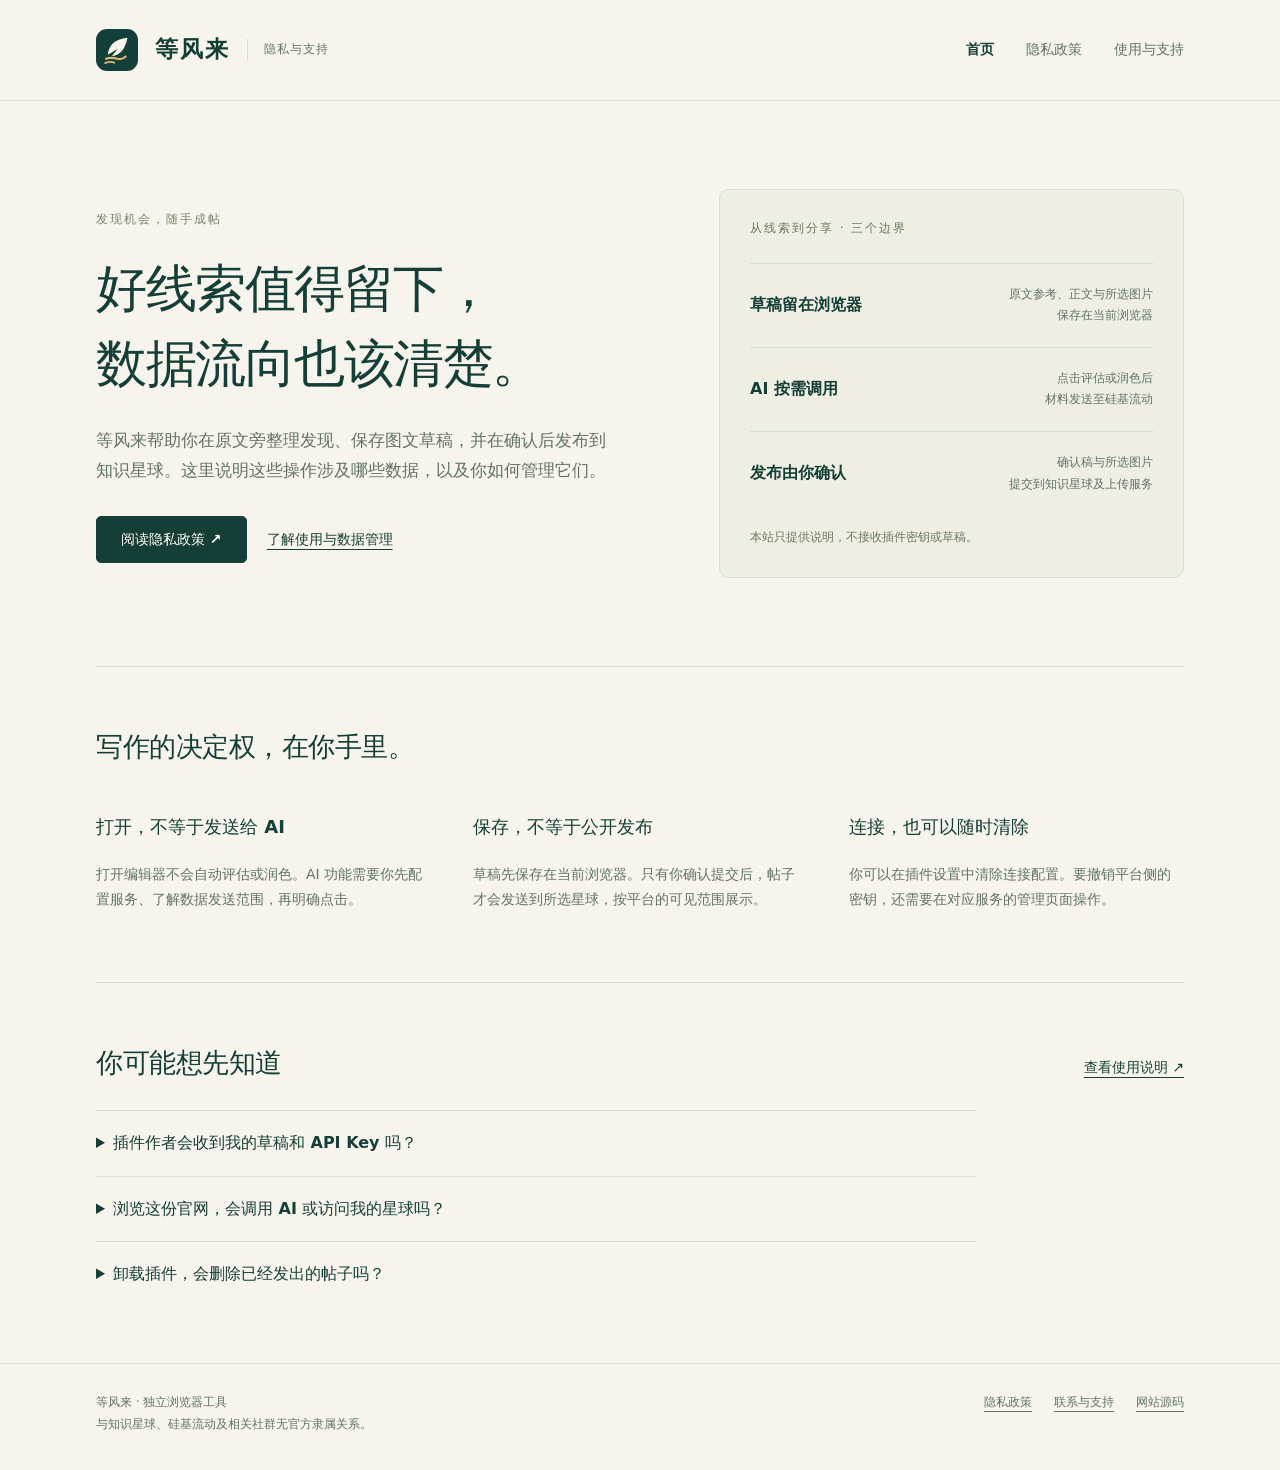
<file: index.html>
<!doctype html>
<html lang="zh-CN"><head><meta charset="utf-8"><meta name="viewport" content="width=device-width,initial-scale=1"><meta name="description" content="等风来浏览器扩展的隐私与支持中心。了解草稿存储、AI调用、知识星球发布以及数据管理方式。"><meta name="theme-color" content="#153f36"><title>等风来 · 隐私与支持</title><link rel="icon" type="image/svg+xml" href="assets/logo.svg"><link rel="stylesheet" href="styles.css"></head>
<body><a class="skip" href="#main">跳到正文</a><header class="site-header"><div class="wrap header-inner"><a class="brand" href="./"><img src="assets/logo.svg" width="56" height="56" alt=""><span>等风来</span><small>隐私与支持</small></a><nav aria-label="主导航"><a href="./" aria-current="page">首页</a><a href="privacy.html">隐私政策</a><a href="support.html">使用与支持</a></nav></div></header>
<main id="main"><div class="wrap"><section class="hero"><div><span class="eyebrow">发现机会，随手成帖</span><h1>好线索值得留下，<br>数据流向也该清楚。</h1><p>等风来帮助你在原文旁整理发现、保存图文草稿，并在确认后发布到知识星球。这里说明这些操作涉及哪些数据，以及你如何管理它们。</p><div class="buttons"><a class="button" href="privacy.html">阅读隐私政策 <span aria-hidden="true">&nbsp;↗</span></a><a class="text-link" href="support.html">了解使用与数据管理</a></div></div><aside class="flow" aria-label="数据流向摘要"><div class="flow-label">从线索到分享 · 三个边界</div><div class="flow-row"><strong>草稿留在浏览器</strong><span>原文参考、正文与所选图片<br>保存在当前浏览器</span></div><div class="flow-row"><strong>AI 按需调用</strong><span>点击评估或润色后<br>材料发送至硅基流动</span></div><div class="flow-row"><strong>发布由你确认</strong><span>确认稿与所选图片<br>提交到知识星球及上传服务</span></div><div class="flow-note">本站只提供说明，不接收插件密钥或草稿。</div></aside></section>
<section class="section"><h2 class="section-title">写作的决定权，在你手里。</h2><div class="principles"><article><h3>打开，不等于发送给 AI</h3><p>打开编辑器不会自动评估或润色。AI 功能需要你先配置服务、了解数据发送范围，再明确点击。</p></article><article><h3>保存，不等于公开发布</h3><p>草稿先保存在当前浏览器。只有你确认提交后，帖子才会发送到所选星球，按平台的可见范围展示。</p></article><article><h3>连接，也可以随时清除</h3><p>你可以在插件设置中清除连接配置。要撤销平台侧的密钥，还需要在对应服务的管理页面操作。</p></article></div></section>
<section class="section"><div class="section-head"><h2 class="section-title">你可能想先知道</h2><a class="text-link" href="support.html">查看使用说明 ↗</a></div><div class="faq"><details><summary>插件作者会收到我的草稿和 API Key 吗？</summary><p>当前版本没有开发者数据中转服务器或统计服务。凭据保存在扩展本地，网络请求由插件直接发送至你使用的知识星球与硅基流动等服务。你主动提交给支持渠道的信息除外。</p></details><details><summary>浏览这份官网，会调用 AI 或访问我的星球吗？</summary><p>不会。本站是静态说明页面，没有账号登录、API Key 表单、AI调用或星球访问功能。托管方 GitHub 可能按其政策处理网站访问日志。</p></details><details><summary>卸载插件，会删除已经发出的帖子吗？</summary><p>不会。卸载只移除插件的浏览器本地存储。已发布帖子、已上传图片及第三方服务中的记录，需要分别通过对应平台管理。</p></details></div></section></div></main>
<footer class="site-footer"><div class="wrap footer-inner"><p>等风来 · 独立浏览器工具<br>与知识星球、硅基流动及相关社群无官方隶属关系。</p><div class="footer-links"><a href="privacy.html">隐私政策</a><a href="support.html">联系与支持</a><a href="https://github.com/hope0719/dengfenglai" rel="noopener noreferrer">网站源码</a></div></div></footer></body></html>
</file>
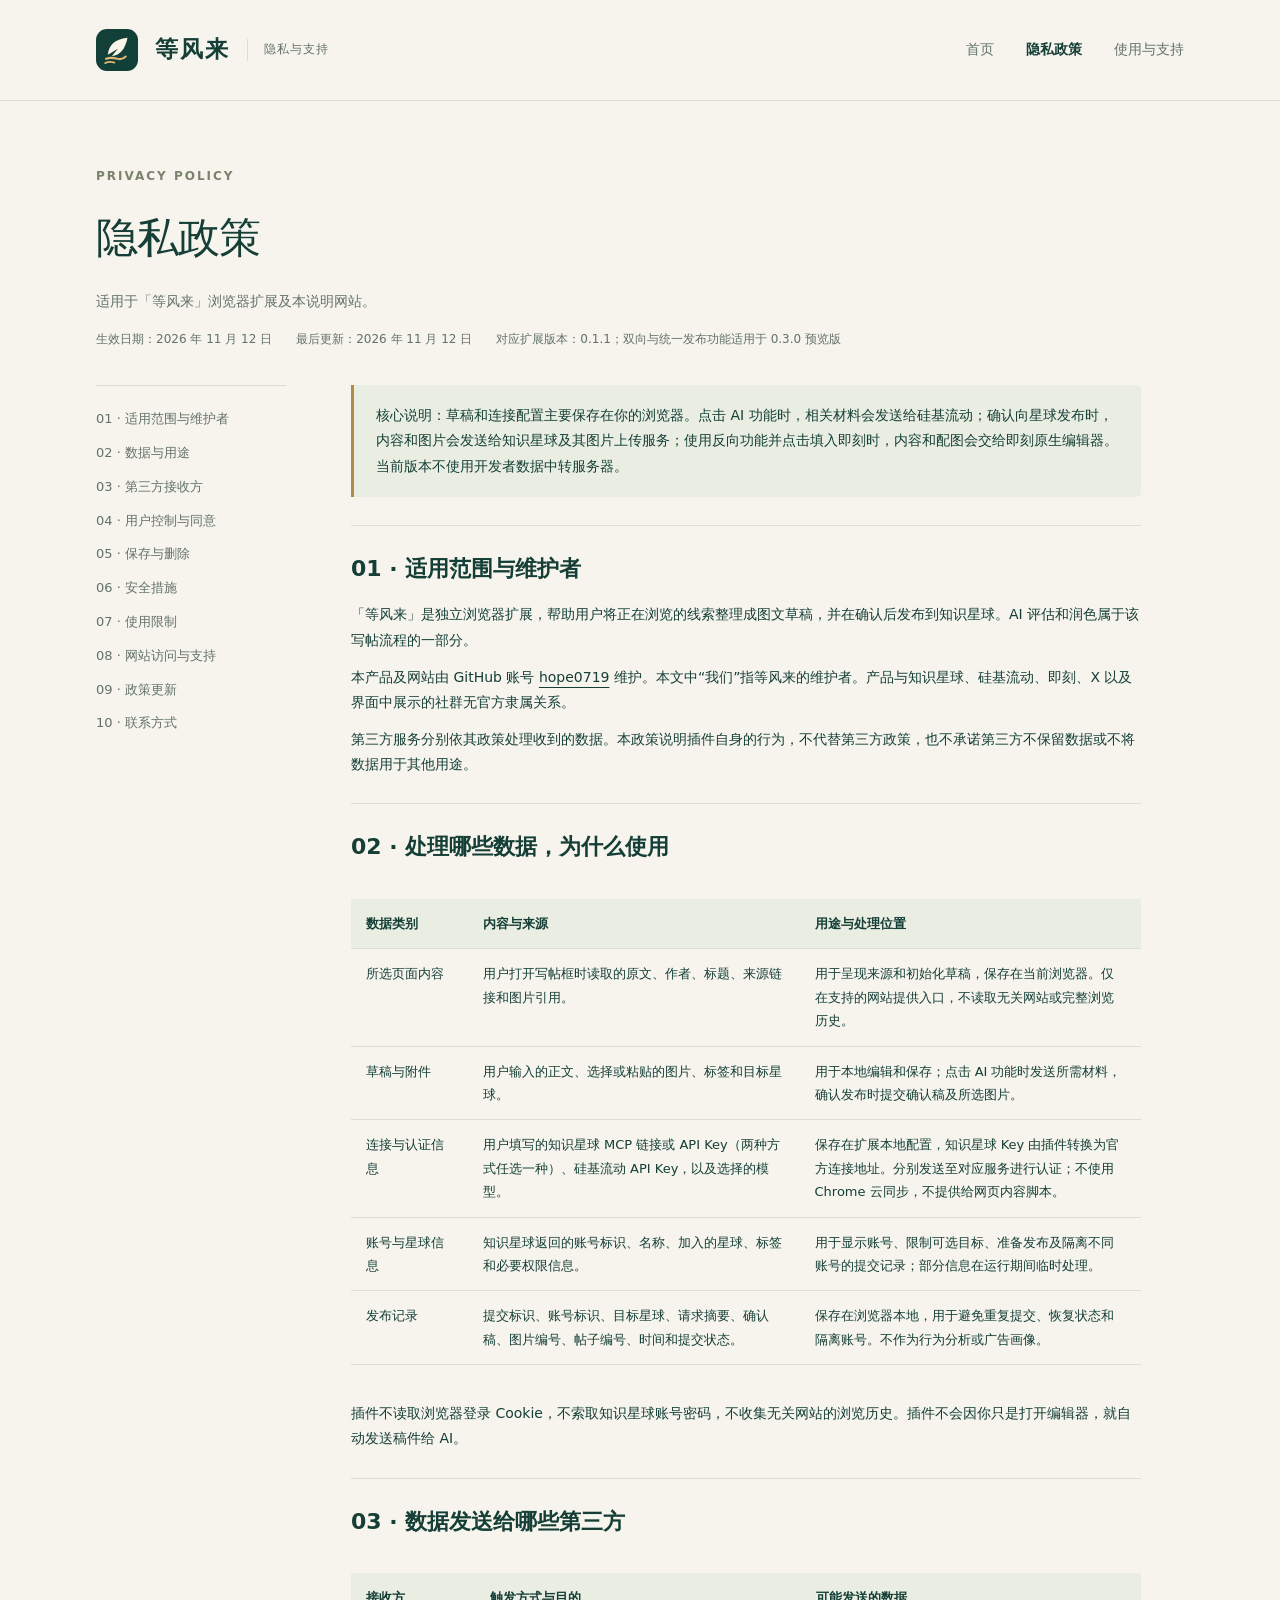
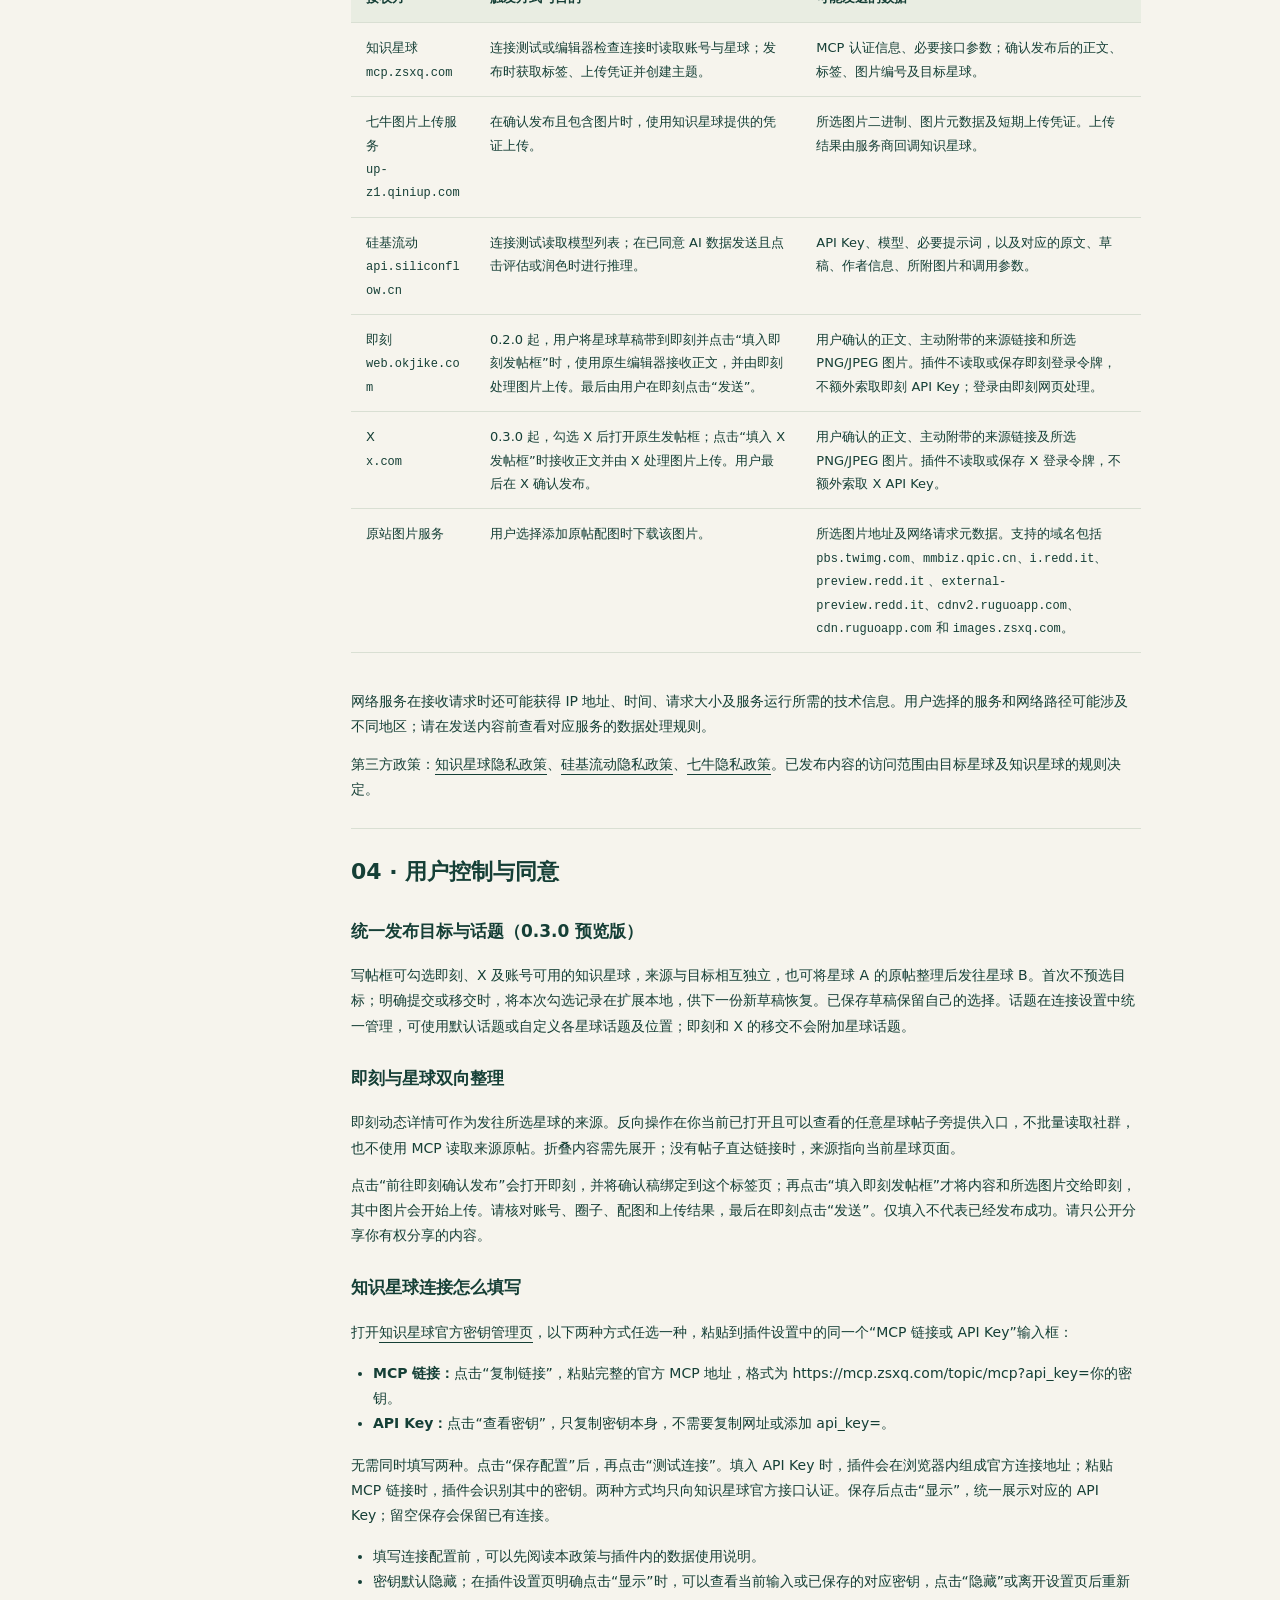
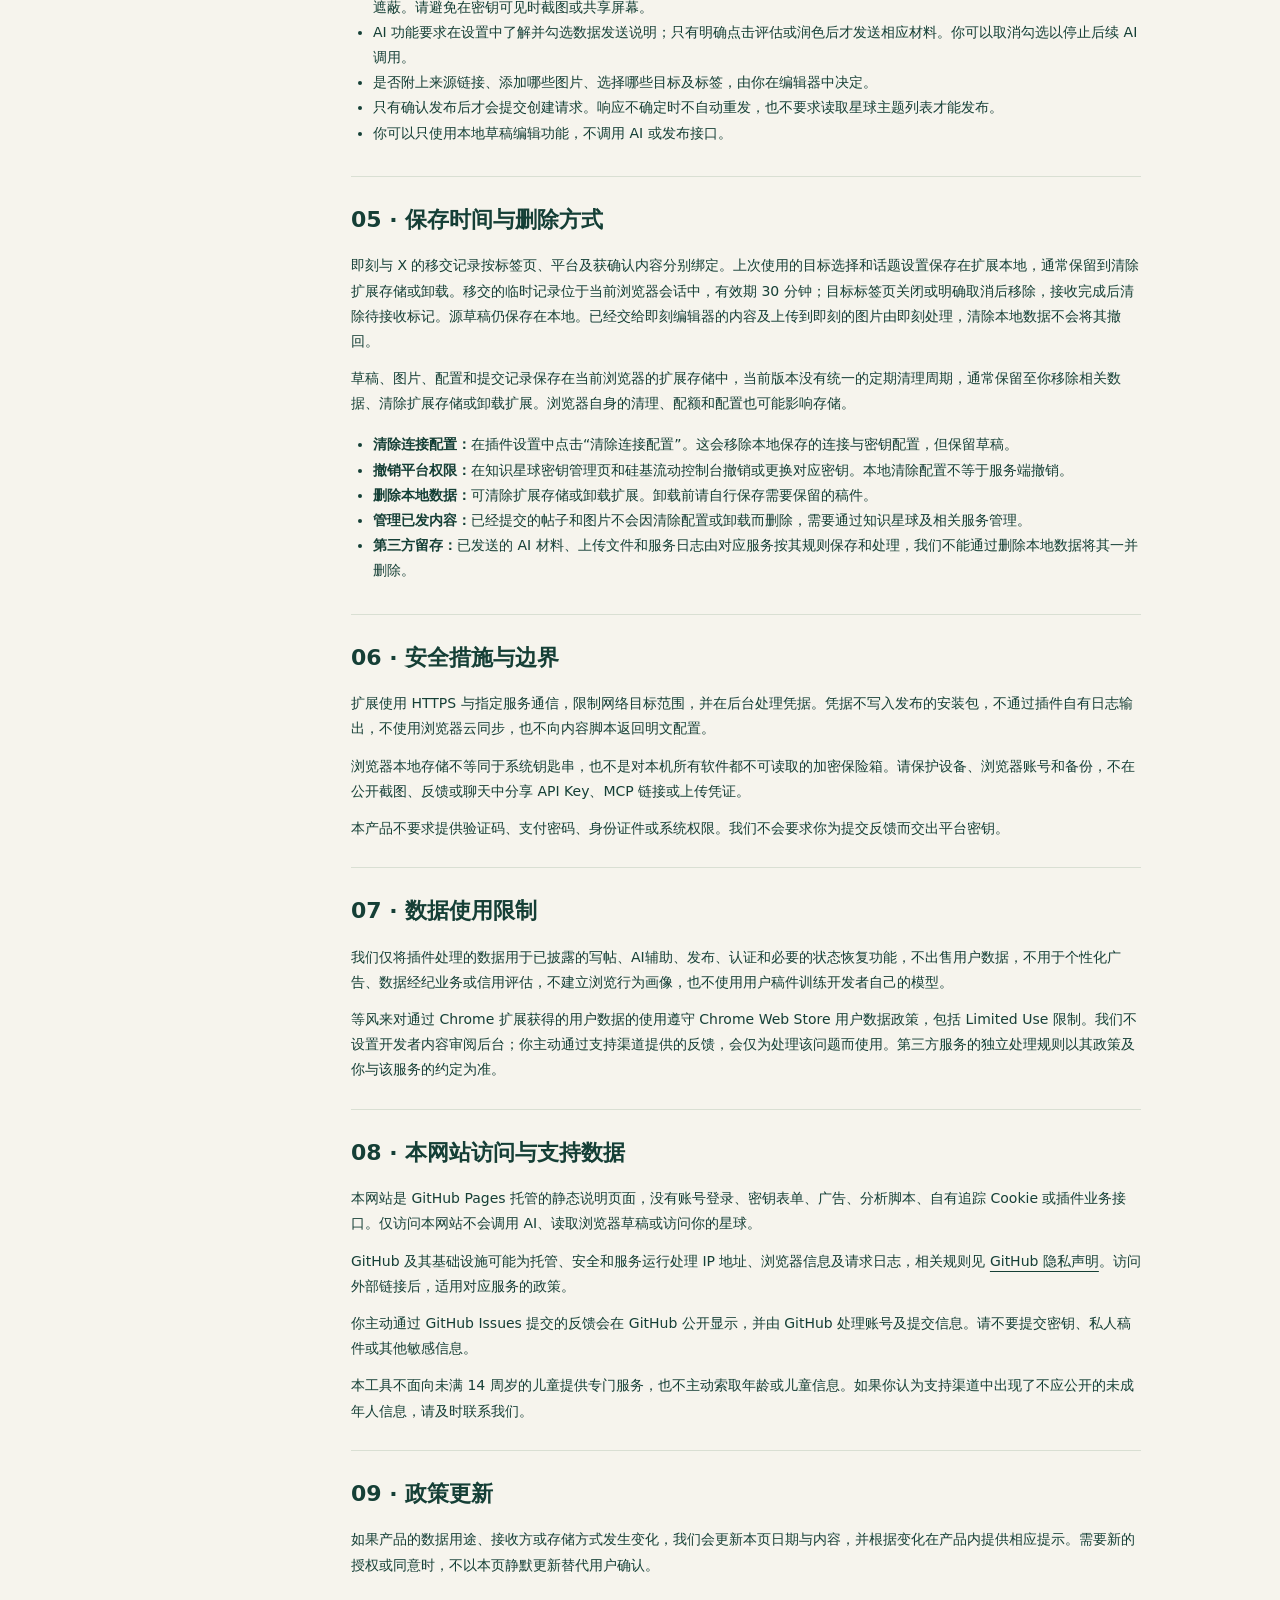
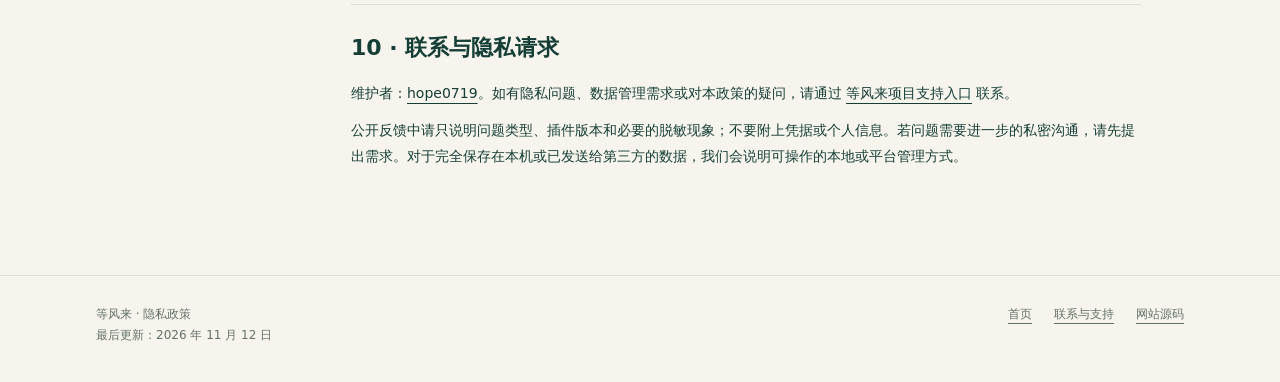
<file: privacy.html>
<!doctype html>
<html lang="zh-CN"><head><meta charset="utf-8"><meta name="viewport" content="width=device-width,initial-scale=1"><meta name="description" content="等风来 Chrome 扩展隐私政策：数据类别、使用目的、第三方共享、存储和删除，以及开发者联系方式。"><meta name="theme-color" content="#153f36"><title>隐私政策 · 等风来</title><link rel="icon" type="image/svg+xml" href="assets/logo.svg"><link rel="stylesheet" href="styles.css"></head>
<body><a class="skip" href="#main">跳到正文</a><header class="site-header"><div class="wrap header-inner"><a class="brand" href="./"><img src="assets/logo.svg" width="56" height="56" alt=""><span>等风来</span><small>隐私与支持</small></a><nav aria-label="主导航"><a href="./">首页</a><a href="privacy.html" aria-current="page">隐私政策</a><a href="support.html">使用与支持</a></nav></div></header>
<main id="main" class="wrap"><header class="page-heading"><span class="eyebrow">Privacy policy</span><h1>隐私政策</h1><p>适用于「等风来」浏览器扩展及本说明网站。</p><div class="meta"><span>生效日期：2026 年 11 月 12 日</span><span>最后更新：2026 年 11 月 12 日</span><span>对应扩展版本：0.1.1；双向与统一发布功能适用于 0.3.0 预览版</span></div></header>
<div class="policy-layout"><aside class="toc" aria-label="政策目录"><a href="#scope">01 · 适用范围与维护者</a><a href="#data">02 · 数据与用途</a><a href="#sharing">03 · 第三方接收方</a><a href="#control">04 · 用户控制与同意</a><a href="#retention">05 · 保存与删除</a><a href="#security">06 · 安全措施</a><a href="#limited-use">07 · 使用限制</a><a href="#website">08 · 网站访问与支持</a><a href="#changes">09 · 政策更新</a><a href="#contact">10 · 联系方式</a></aside>
<article class="policy"><div class="notice">核心说明：草稿和连接配置主要保存在你的浏览器。点击 AI 功能时，相关材料会发送给硅基流动；确认向星球发布时，内容和图片会发送给知识星球及其图片上传服务；使用反向功能并点击填入即刻时，内容和配图会交给即刻原生编辑器。当前版本不使用开发者数据中转服务器。</div>
<section id="scope"><h2>01 · 适用范围与维护者</h2><p>「等风来」是独立浏览器扩展，帮助用户将正在浏览的线索整理成图文草稿，并在确认后发布到知识星球。AI 评估和润色属于该写帖流程的一部分。</p><p>本产品及网站由 GitHub 账号 <a href="https://github.com/hope0719" rel="noopener noreferrer">hope0719</a> 维护。本文中“我们”指等风来的维护者。产品与知识星球、硅基流动、即刻、X 以及界面中展示的社群无官方隶属关系。</p><p>第三方服务分别依其政策处理收到的数据。本政策说明插件自身的行为，不代替第三方政策，也不承诺第三方不保留数据或不将数据用于其他用途。</p></section>
<section id="data"><h2>02 · 处理哪些数据，为什么使用</h2><div class="table-wrap"><table><thead><tr><th scope="col">数据类别</th><th scope="col">内容与来源</th><th scope="col">用途与处理位置</th></tr></thead><tbody>
<tr><td>所选页面内容</td><td>用户打开写帖框时读取的原文、作者、标题、来源链接和图片引用。</td><td>用于呈现来源和初始化草稿，保存在当前浏览器。仅在支持的网站提供入口，不读取无关网站或完整浏览历史。</td></tr>
<tr><td>草稿与附件</td><td>用户输入的正文、选择或粘贴的图片、标签和目标星球。</td><td>用于本地编辑和保存；点击 AI 功能时发送所需材料，确认发布时提交确认稿及所选图片。</td></tr>
<tr><td>连接与认证信息</td><td>用户填写的知识星球 MCP 链接或 API Key（两种方式任选一种）、硅基流动 API Key，以及选择的模型。</td><td>保存在扩展本地配置，知识星球 Key 由插件转换为官方连接地址。分别发送至对应服务进行认证；不使用 Chrome 云同步，不提供给网页内容脚本。</td></tr>
<tr><td>账号与星球信息</td><td>知识星球返回的账号标识、名称、加入的星球、标签和必要权限信息。</td><td>用于显示账号、限制可选目标、准备发布及隔离不同账号的提交记录；部分信息在运行期间临时处理。</td></tr>
<tr><td>发布记录</td><td>提交标识、账号标识、目标星球、请求摘要、确认稿、图片编号、帖子编号、时间和提交状态。</td><td>保存在浏览器本地，用于避免重复提交、恢复状态和隔离账号。不作为行为分析或广告画像。</td></tr>
</tbody></table></div><p>插件不读取浏览器登录 Cookie，不索取知识星球账号密码，不收集无关网站的浏览历史。插件不会因你只是打开编辑器，就自动发送稿件给 AI。</p></section>
<section id="sharing"><h2>03 · 数据发送给哪些第三方</h2><div class="table-wrap"><table><thead><tr><th scope="col">接收方</th><th scope="col">触发方式与目的</th><th scope="col">可能发送的数据</th></tr></thead><tbody>
<tr><td>知识星球<br><code>mcp.zsxq.com</code></td><td>连接测试或编辑器检查连接时读取账号与星球；发布时获取标签、上传凭证并创建主题。</td><td>MCP 认证信息、必要接口参数；确认发布后的正文、标签、图片编号及目标星球。</td></tr>
<tr><td>七牛图片上传服务<br><code>up-z1.qiniup.com</code></td><td>在确认发布且包含图片时，使用知识星球提供的凭证上传。</td><td>所选图片二进制、图片元数据及短期上传凭证。上传结果由服务商回调知识星球。</td></tr>
<tr><td>硅基流动<br><code>api.siliconflow.cn</code></td><td>连接测试读取模型列表；在已同意 AI 数据发送且点击评估或润色时进行推理。</td><td>API Key、模型、必要提示词，以及对应的原文、草稿、作者信息、所附图片和调用参数。</td></tr>
<tr><td>即刻<br><code>web.okjike.com</code></td><td>0.2.0 起，用户将星球草稿带到即刻并点击“填入即刻发帖框”时，使用原生编辑器接收正文，并由即刻处理图片上传。最后由用户在即刻点击“发送”。</td><td>用户确认的正文、主动附带的来源链接和所选 PNG/JPEG 图片。插件不读取或保存即刻登录令牌，不额外索取即刻 API Key；登录由即刻网页处理。</td></tr><tr><td>X<br><code>x.com</code></td><td>0.3.0 起，勾选 X 后打开原生发帖框；点击“填入 X 发帖框”时接收正文并由 X 处理图片上传。用户最后在 X 确认发布。</td><td>用户确认的正文、主动附带的来源链接及所选 PNG/JPEG 图片。插件不读取或保存 X 登录令牌，不额外索取 X API Key。</td></tr><tr><td>原站图片服务</td><td>用户选择添加原帖配图时下载该图片。</td><td>所选图片地址及网络请求元数据。支持的域名包括 <code>pbs.twimg.com</code>、<code>mmbiz.qpic.cn</code>、<code>i.redd.it</code>、<code>preview.redd.it</code> 、<code>external-preview.redd.it</code>、<code>cdnv2.ruguoapp.com</code>、<code>cdn.ruguoapp.com</code> 和 <code>images.zsxq.com</code>。</td></tr>
</tbody></table></div><p>网络服务在接收请求时还可能获得 IP 地址、时间、请求大小及服务运行所需的技术信息。用户选择的服务和网络路径可能涉及不同地区；请在发送内容前查看对应服务的数据处理规则。</p><p>第三方政策：<a href="https://support.zsxq.com/privacy.html" rel="noopener noreferrer">知识星球隐私政策</a>、<a href="https://docs.siliconflow.cn/docs/legals/privacy-policy" rel="noopener noreferrer">硅基流动隐私政策</a>、<a href="https://www.qiniu.com/privacy-right" rel="noopener noreferrer">七牛隐私政策</a>。已发布内容的访问范围由目标星球及知识星球的规则决定。</p></section>
<section id="control"><h2>04 · 用户控制与同意</h2><h3>统一发布目标与话题（0.3.0 预览版）</h3><p>写帖框可勾选即刻、X 及账号可用的知识星球，来源与目标相互独立，也可将星球 A 的原帖整理后发往星球 B。首次不预选目标；明确提交或移交时，将本次勾选记录在扩展本地，供下一份新草稿恢复。已保存草稿保留自己的选择。话题在连接设置中统一管理，可使用默认话题或自定义各星球话题及位置；即刻和 X 的移交不会附加星球话题。</p><h3>即刻与星球双向整理</h3><p>即刻动态详情可作为发往所选星球的来源。反向操作在你当前已打开且可以查看的任意星球帖子旁提供入口，不批量读取社群，也不使用 MCP 读取来源原帖。折叠内容需先展开；没有帖子直达链接时，来源指向当前星球页面。</p><p>点击“前往即刻确认发布”会打开即刻，并将确认稿绑定到这个标签页；再点击“填入即刻发帖框”才将内容和所选图片交给即刻，其中图片会开始上传。请核对账号、圈子、配图和上传结果，最后在即刻点击“发送”。仅填入不代表已经发布成功。请只公开分享你有权分享的内容。</p><h3>知识星球连接怎么填写</h3><p>打开<a href="https://garden.zsxq.com/jasmine/" target="_blank" rel="noopener noreferrer">知识星球官方密钥管理页</a>，以下两种方式任选一种，粘贴到插件设置中的同一个“MCP 链接或 API Key”输入框：</p><ul><li><strong>MCP 链接：</strong>点击“复制链接”，粘贴完整的官方 MCP 地址，格式为 https://mcp.zsxq.com/topic/mcp?api_key=你的密钥。</li><li><strong>API Key：</strong>点击“查看密钥”，只复制密钥本身，不需要复制网址或添加 api_key=。</li></ul><p>无需同时填写两种。点击“保存配置”后，再点击“测试连接”。填入 API Key 时，插件会在浏览器内组成官方连接地址；粘贴 MCP 链接时，插件会识别其中的密钥。两种方式均只向知识星球官方接口认证。保存后点击“显示”，统一展示对应的 API Key；留空保存会保留已有连接。</p><ul><li>填写连接配置前，可以先阅读本政策与插件内的数据使用说明。</li><li>密钥默认隐藏；在插件设置页明确点击“显示”时，可以查看当前输入或已保存的对应密钥，点击“隐藏”或离开设置页后重新遮蔽。请避免在密钥可见时截图或共享屏幕。</li><li>AI 功能要求在设置中了解并勾选数据发送说明；只有明确点击评估或润色后才发送相应材料。你可以取消勾选以停止后续 AI 调用。</li><li>是否附上来源链接、添加哪些图片、选择哪些目标及标签，由你在编辑器中决定。</li><li>只有确认发布后才会提交创建请求。响应不确定时不自动重发，也不要求读取星球主题列表才能发布。</li><li>你可以只使用本地草稿编辑功能，不调用 AI 或发布接口。</li></ul></section>
<section id="retention"><h2>05 · 保存时间与删除方式</h2><p>即刻与 X 的移交记录按标签页、平台及获确认内容分别绑定。上次使用的目标选择和话题设置保存在扩展本地，通常保留到清除扩展存储或卸载。移交的临时记录位于当前浏览器会话中，有效期 30 分钟；目标标签页关闭或明确取消后移除，接收完成后清除待接收标记。源草稿仍保存在本地。已经交给即刻编辑器的内容及上传到即刻的图片由即刻处理，清除本地数据不会将其撤回。</p><p>草稿、图片、配置和提交记录保存在当前浏览器的扩展存储中，当前版本没有统一的定期清理周期，通常保留至你移除相关数据、清除扩展存储或卸载扩展。浏览器自身的清理、配额和配置也可能影响存储。</p><ul><li><strong>清除连接配置：</strong>在插件设置中点击“清除连接配置”。这会移除本地保存的连接与密钥配置，但保留草稿。</li><li><strong>撤销平台权限：</strong>在知识星球密钥管理页和硅基流动控制台撤销或更换对应密钥。本地清除配置不等于服务端撤销。</li><li><strong>删除本地数据：</strong>可清除扩展存储或卸载扩展。卸载前请自行保存需要保留的稿件。</li><li><strong>管理已发内容：</strong>已经提交的帖子和图片不会因清除配置或卸载而删除，需要通过知识星球及相关服务管理。</li><li><strong>第三方留存：</strong>已发送的 AI 材料、上传文件和服务日志由对应服务按其规则保存和处理，我们不能通过删除本地数据将其一并删除。</li></ul></section>
<section id="security"><h2>06 · 安全措施与边界</h2><p>扩展使用 HTTPS 与指定服务通信，限制网络目标范围，并在后台处理凭据。凭据不写入发布的安装包，不通过插件自有日志输出，不使用浏览器云同步，也不向内容脚本返回明文配置。</p><p>浏览器本地存储不等同于系统钥匙串，也不是对本机所有软件都不可读取的加密保险箱。请保护设备、浏览器账号和备份，不在公开截图、反馈或聊天中分享 API Key、MCP 链接或上传凭证。</p><p>本产品不要求提供验证码、支付密码、身份证件或系统权限。我们不会要求你为提交反馈而交出平台密钥。</p></section>
<section id="limited-use"><h2>07 · 数据使用限制</h2><p>我们仅将插件处理的数据用于已披露的写帖、AI辅助、发布、认证和必要的状态恢复功能，不出售用户数据，不用于个性化广告、数据经纪业务或信用评估，不建立浏览行为画像，也不使用用户稿件训练开发者自己的模型。</p><p>等风来对通过 Chrome 扩展获得的用户数据的使用遵守 Chrome Web Store 用户数据政策，包括 Limited Use 限制。我们不设置开发者内容审阅后台；你主动通过支持渠道提供的反馈，会仅为处理该问题而使用。第三方服务的独立处理规则以其政策及你与该服务的约定为准。</p></section>
<section id="website"><h2>08 · 本网站访问与支持数据</h2><p>本网站是 GitHub Pages 托管的静态说明页面，没有账号登录、密钥表单、广告、分析脚本、自有追踪 Cookie 或插件业务接口。仅访问本网站不会调用 AI、读取浏览器草稿或访问你的星球。</p><p>GitHub 及其基础设施可能为托管、安全和服务运行处理 IP 地址、浏览器信息及请求日志，相关规则见 <a href="https://docs.github.com/en/site-policy/privacy-policies/github-general-privacy-statement" rel="noopener noreferrer">GitHub 隐私声明</a>。访问外部链接后，适用对应服务的政策。</p><p>你主动通过 GitHub Issues 提交的反馈会在 GitHub 公开显示，并由 GitHub 处理账号及提交信息。请不要提交密钥、私人稿件或其他敏感信息。</p><p>本工具不面向未满 14 周岁的儿童提供专门服务，也不主动索取年龄或儿童信息。如果你认为支持渠道中出现了不应公开的未成年人信息，请及时联系我们。</p></section>
<section id="changes"><h2>09 · 政策更新</h2><p>如果产品的数据用途、接收方或存储方式发生变化，我们会更新本页日期与内容，并根据变化在产品内提供相应提示。需要新的授权或同意时，不以本页静默更新替代用户确认。</p></section>
<section id="contact"><h2>10 · 联系与隐私请求</h2><p>维护者：<a href="https://github.com/hope0719" rel="noopener noreferrer">hope0719</a>。如有隐私问题、数据管理需求或对本政策的疑问，请通过 <a href="https://github.com/hope0719/dengfenglai/issues/new?labels=privacy&amp;title=%5BPrivacy%5D%20" rel="noopener noreferrer">等风来项目支持入口</a> 联系。</p><p>公开反馈中请只说明问题类型、插件版本和必要的脱敏现象；不要附上凭据或个人信息。若问题需要进一步的私密沟通，请先提出需求。对于完全保存在本机或已发送给第三方的数据，我们会说明可操作的本地或平台管理方式。</p></section>
</article></div></main><footer class="site-footer"><div class="wrap footer-inner"><p>等风来 · 隐私政策<br>最后更新：2026 年 11 月 12 日</p><div class="footer-links"><a href="./">首页</a><a href="support.html">联系与支持</a><a href="https://github.com/hope0719/dengfenglai" rel="noopener noreferrer">网站源码</a></div></div></footer></body></html>
</file>
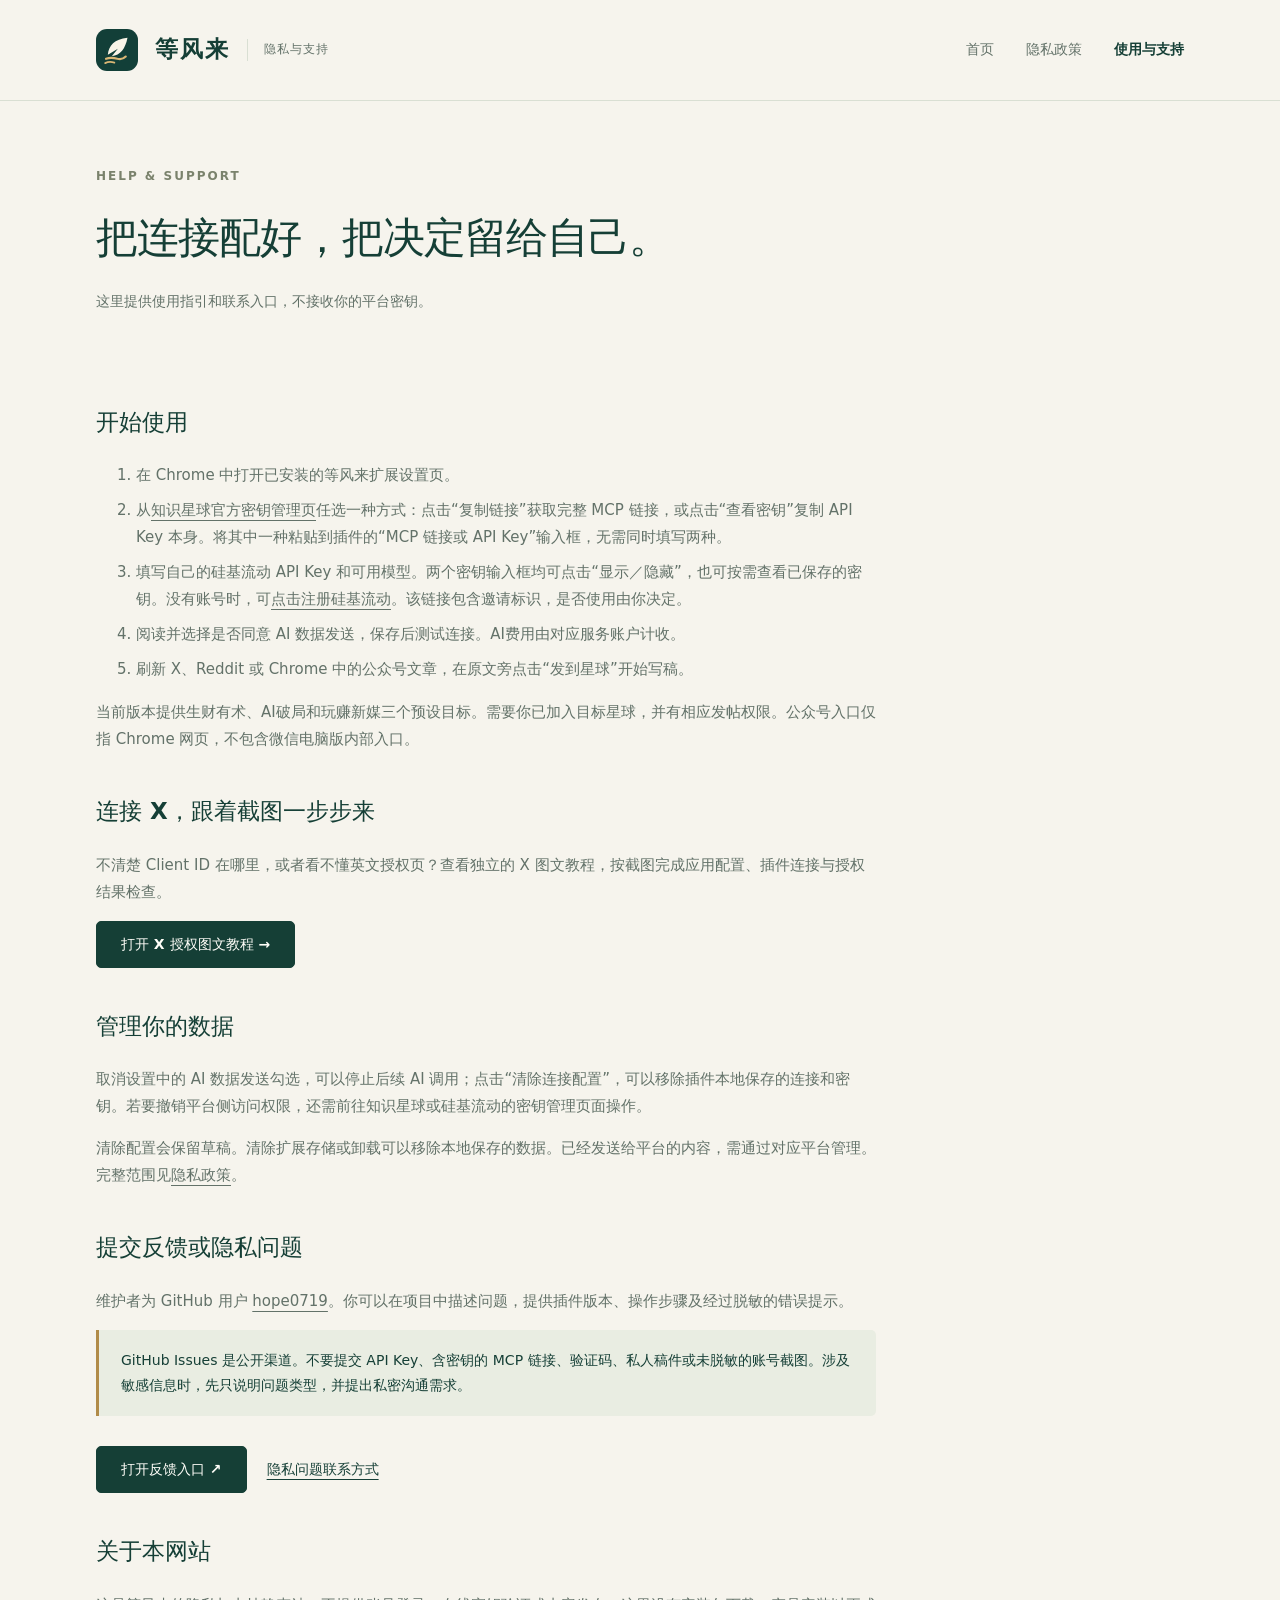
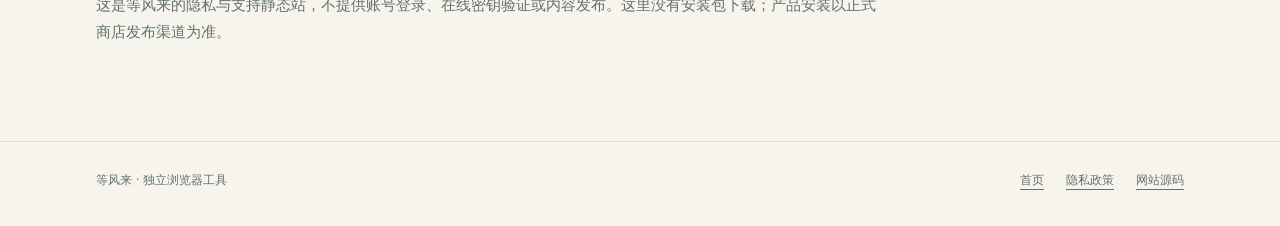
<file: support.html>
<!doctype html>
<html lang="zh-CN"><head><meta charset="utf-8"><meta name="viewport" content="width=device-width,initial-scale=1"><meta name="description" content="等风来使用与支持：配置连接、AI数据发送、清除配置、管理已发布内容以及联系维护者。"><title>使用与支持 · 等风来</title><link rel="icon" type="image/svg+xml" href="assets/logo.svg"><link rel="stylesheet" href="styles.css"></head><body><a class="skip" href="#main">跳到正文</a><header class="site-header"><div class="wrap header-inner"><a class="brand" href="./"><img src="assets/logo.svg" width="56" height="56" alt=""><span>等风来</span><small>隐私与支持</small></a><nav aria-label="主导航"><a href="./">首页</a><a href="privacy.html">隐私政策</a><a href="support.html" aria-current="page">使用与支持</a></nav></div></header>
<main id="main" class="wrap"><header class="page-heading"><span class="eyebrow">Help &amp; support</span><h1>把连接配好，把决定留给自己。</h1><p>这里提供使用指引和联系入口，不接收你的平台密钥。</p></header><article class="support-content"><h2>开始使用</h2><ol><li>在 Chrome 中打开已安装的等风来扩展设置页。</li><li>从<a href="https://garden.zsxq.com/jasmine/" rel="noopener noreferrer">知识星球官方密钥管理页</a>任选一种方式：点击“复制链接”获取完整 MCP 链接，或点击“查看密钥”复制 API Key 本身。将其中一种粘贴到插件的“MCP 链接或 API Key”输入框，无需同时填写两种。</li><li>填写自己的硅基流动 API Key 和可用模型。两个密钥输入框均可点击“显示／隐藏”，也可按需查看已保存的密钥。没有账号时，可<a href="https://cloud.siliconflow.cn/i/HgdEna2e" rel="noopener noreferrer">点击注册硅基流动</a>。该链接包含邀请标识，是否使用由你决定。</li><li>阅读并选择是否同意 AI 数据发送，保存后测试连接。AI费用由对应服务账户计收。</li><li>刷新 X、Reddit 或 Chrome 中的公众号文章，在原文旁点击“发到星球”开始写稿。</li></ol><p>当前版本提供生财有术、AI破局和玩赚新媒三个预设目标。需要你已加入目标星球，并有相应发帖权限。公众号入口仅指 Chrome 网页，不包含微信电脑版内部入口。</p><h2>连接 X，跟着截图一步步来</h2><p>不清楚 Client ID 在哪里，或者看不懂英文授权页？查看独立的 X 图文教程，按截图完成应用配置、插件连接与授权结果检查。</p><p><a class="button" href="x-setup.html">打开 X 授权图文教程 →</a></p><h2>管理你的数据</h2><p>取消设置中的 AI 数据发送勾选，可以停止后续 AI 调用；点击“清除连接配置”，可以移除插件本地保存的连接和密钥。若要撤销平台侧访问权限，还需前往知识星球或硅基流动的密钥管理页面操作。</p><p>清除配置会保留草稿。清除扩展存储或卸载可以移除本地保存的数据。已经发送给平台的内容，需通过对应平台管理。完整范围见<a href="privacy.html">隐私政策</a>。</p><h2>提交反馈或隐私问题</h2><p>维护者为 GitHub 用户 <a href="https://github.com/hope0719" rel="noopener noreferrer">hope0719</a>。你可以在项目中描述问题，提供插件版本、操作步骤及经过脱敏的错误提示。</p><div class="notice">GitHub Issues 是公开渠道。不要提交 API Key、含密钥的 MCP 链接、验证码、私人稿件或未脱敏的账号截图。涉及敏感信息时，先只说明问题类型，并提出私密沟通需求。</div><div class="buttons"><a class="button" href="https://github.com/hope0719/dengfenglai/issues/new" rel="noopener noreferrer">打开反馈入口 ↗</a><a class="text-link" href="privacy.html#contact">隐私问题联系方式</a></div><h2>关于本网站</h2><p>这是等风来的隐私与支持静态站，不提供账号登录、在线密钥验证或内容发布。这里没有安装包下载；产品安装以正式商店发布渠道为准。</p></article></main><footer class="site-footer"><div class="wrap footer-inner"><p>等风来 · 独立浏览器工具</p><div class="footer-links"><a href="./">首页</a><a href="privacy.html">隐私政策</a><a href="https://github.com/hope0719/dengfenglai" rel="noopener noreferrer">网站源码</a></div></div></footer></body></html>
</file>
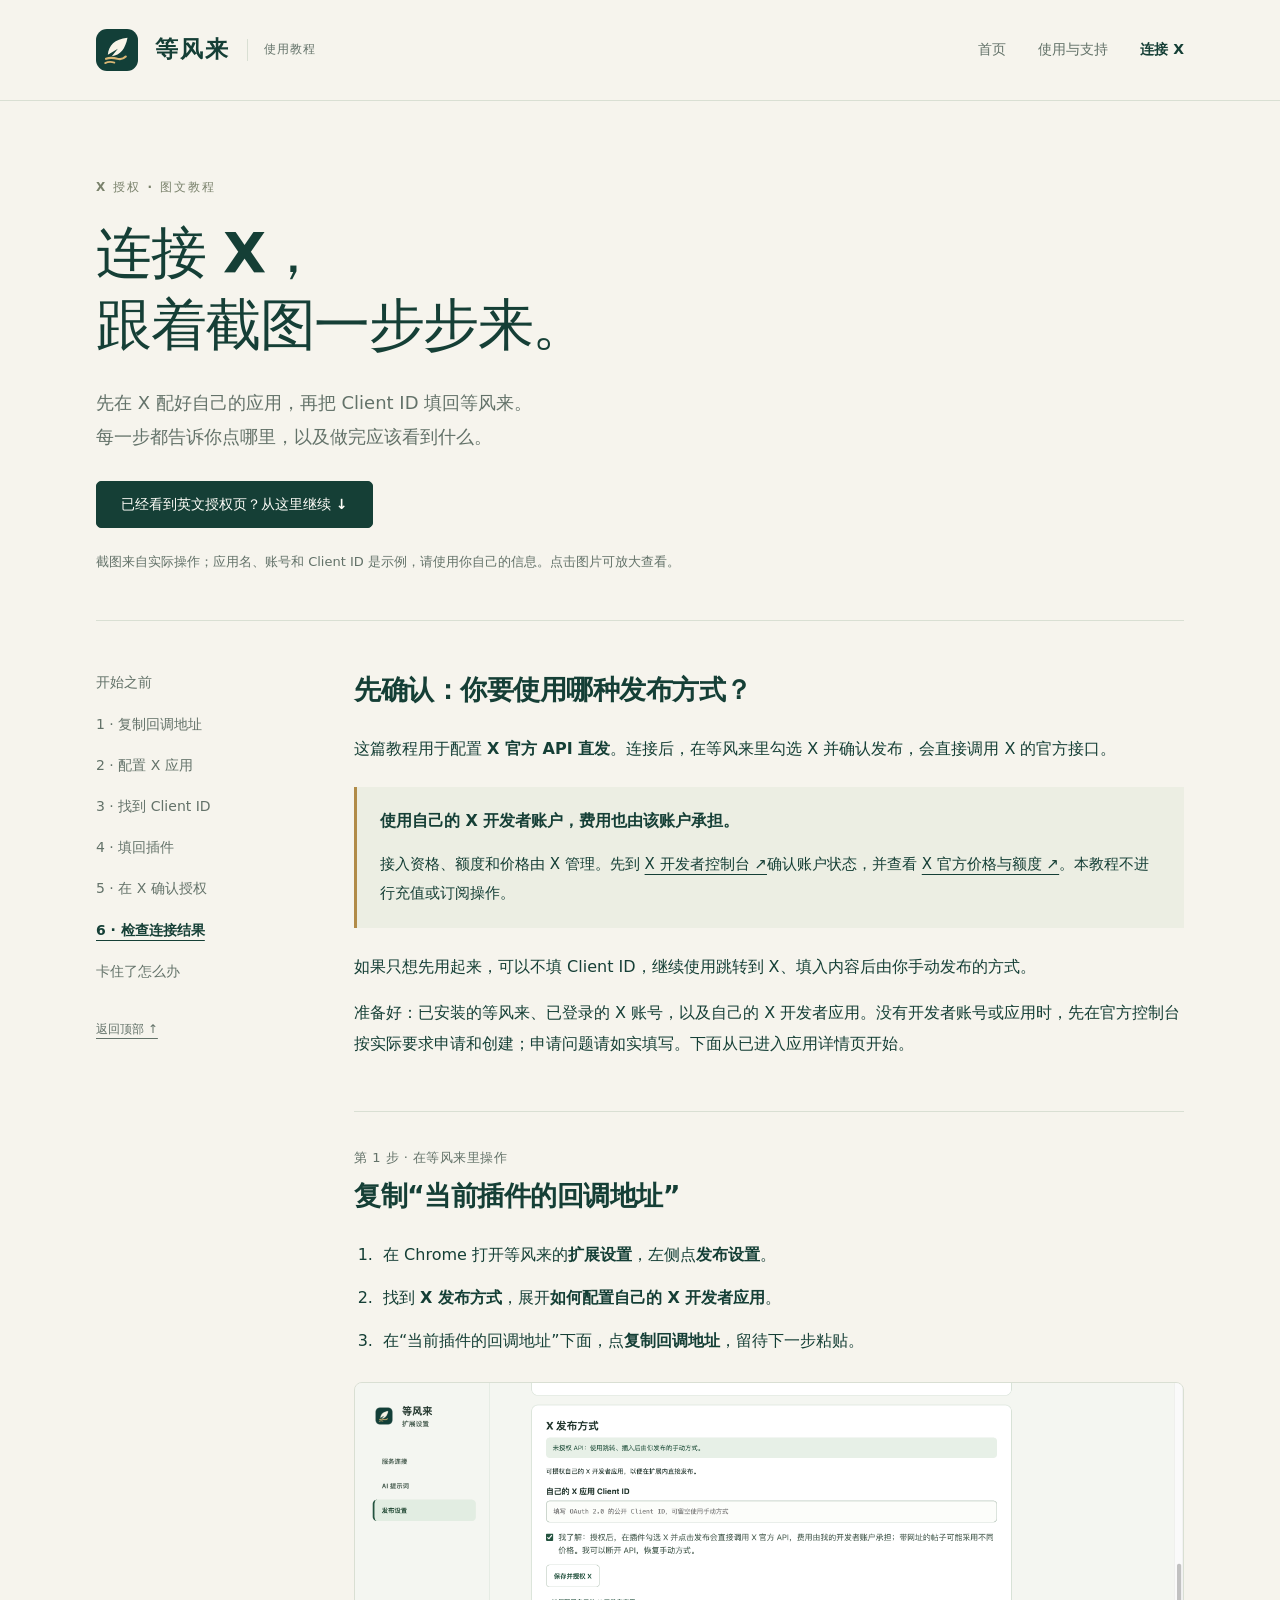
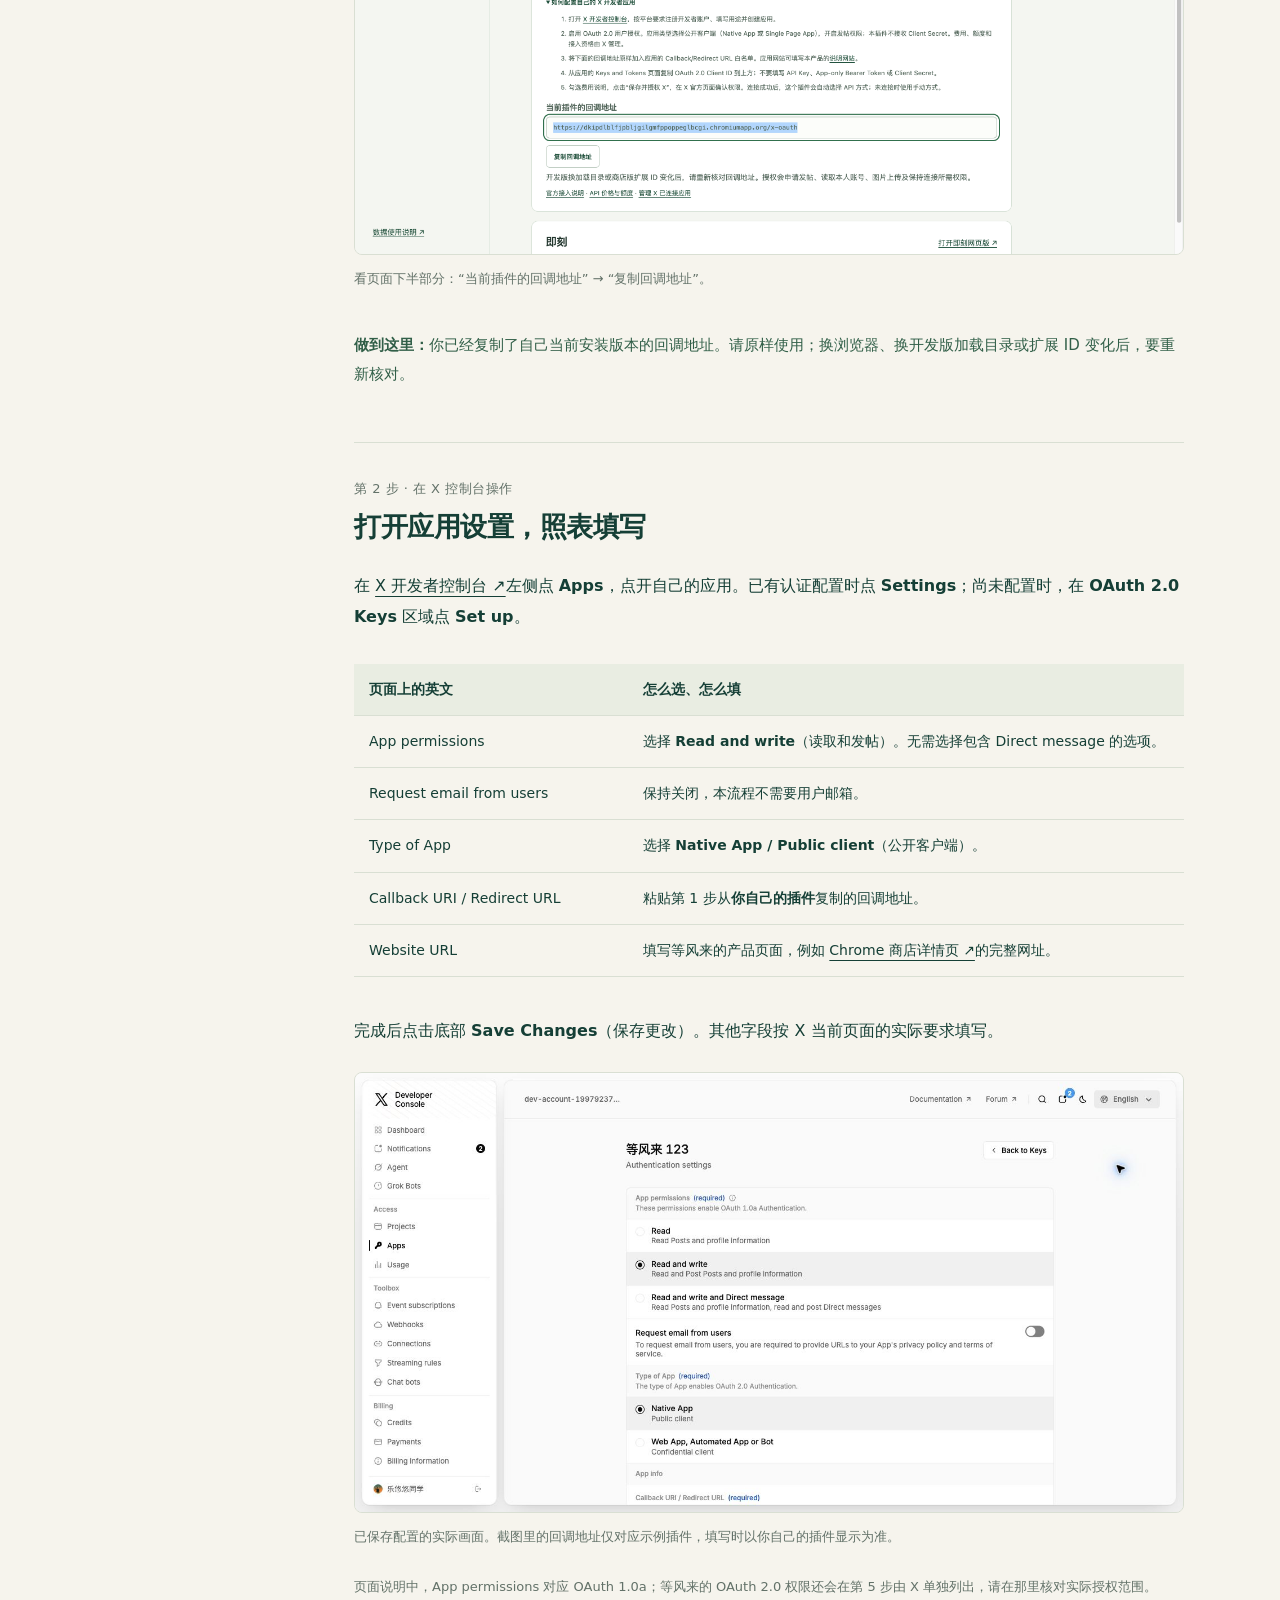
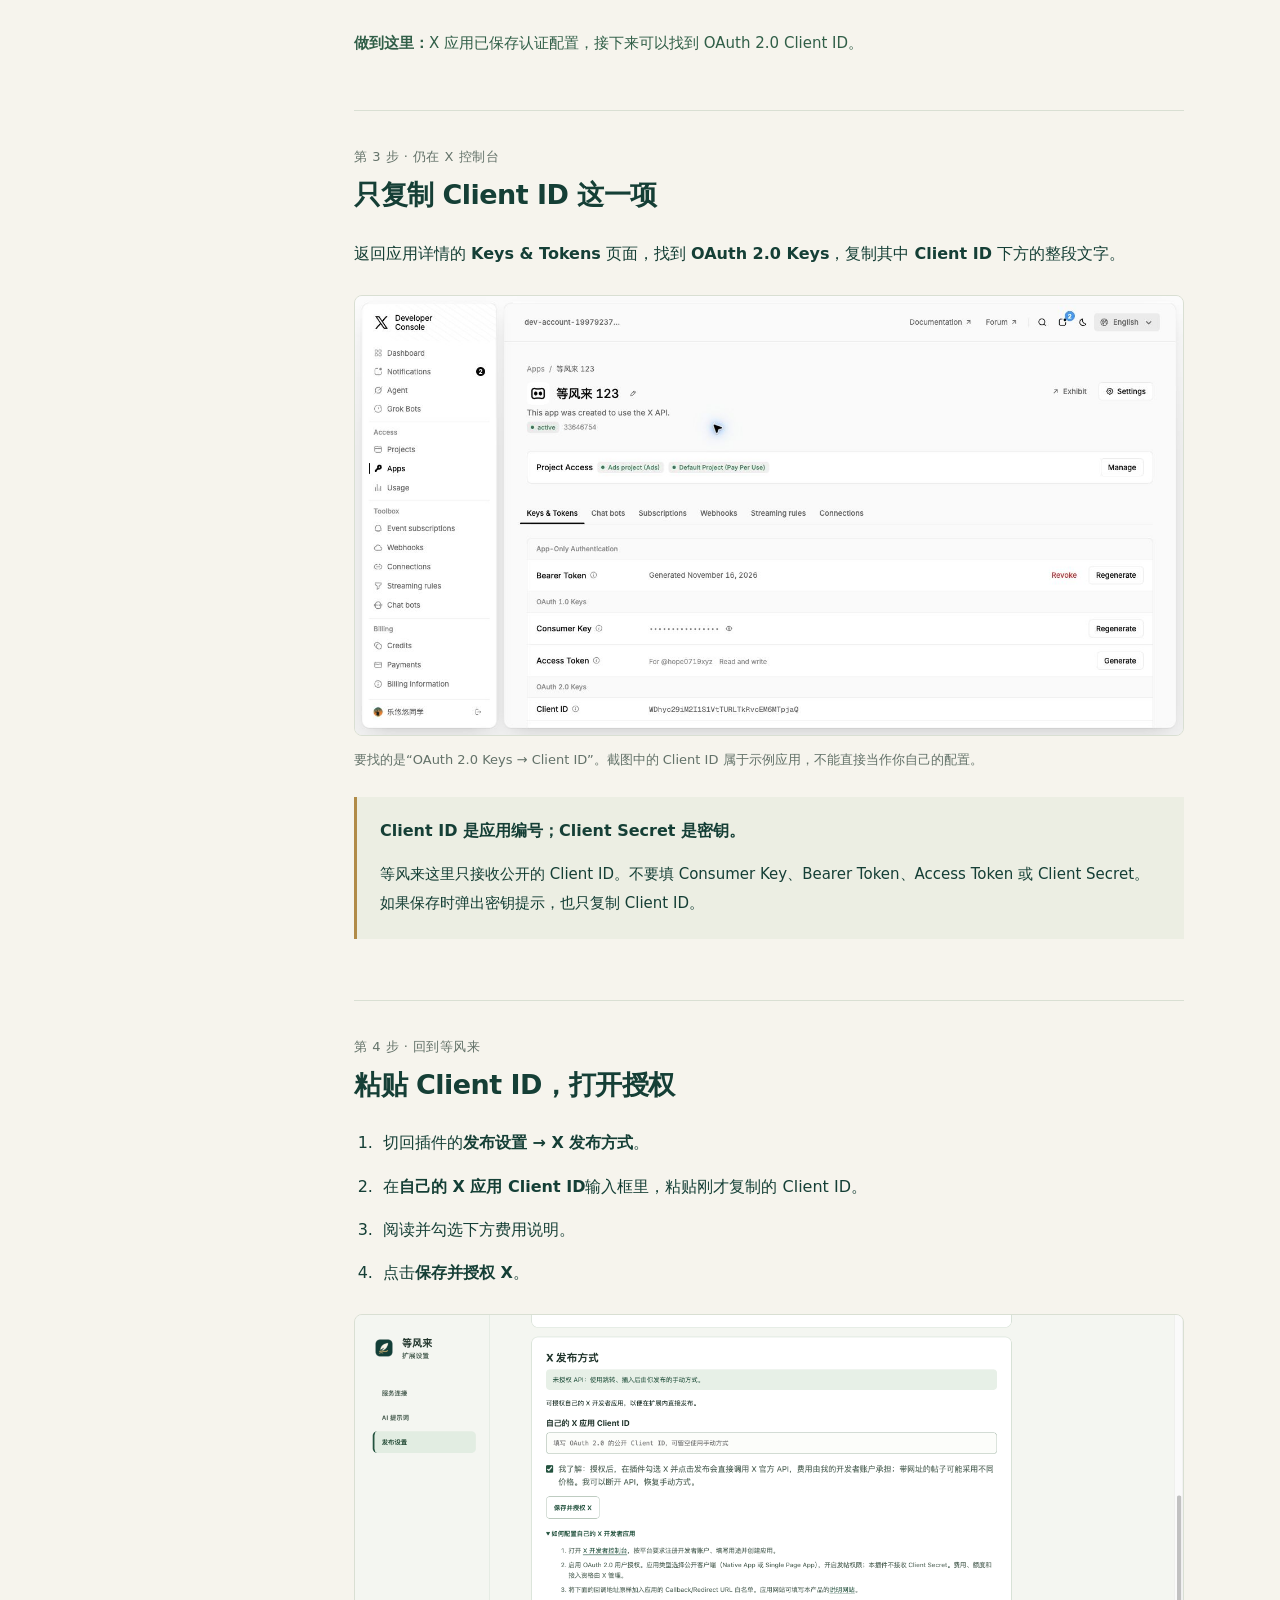
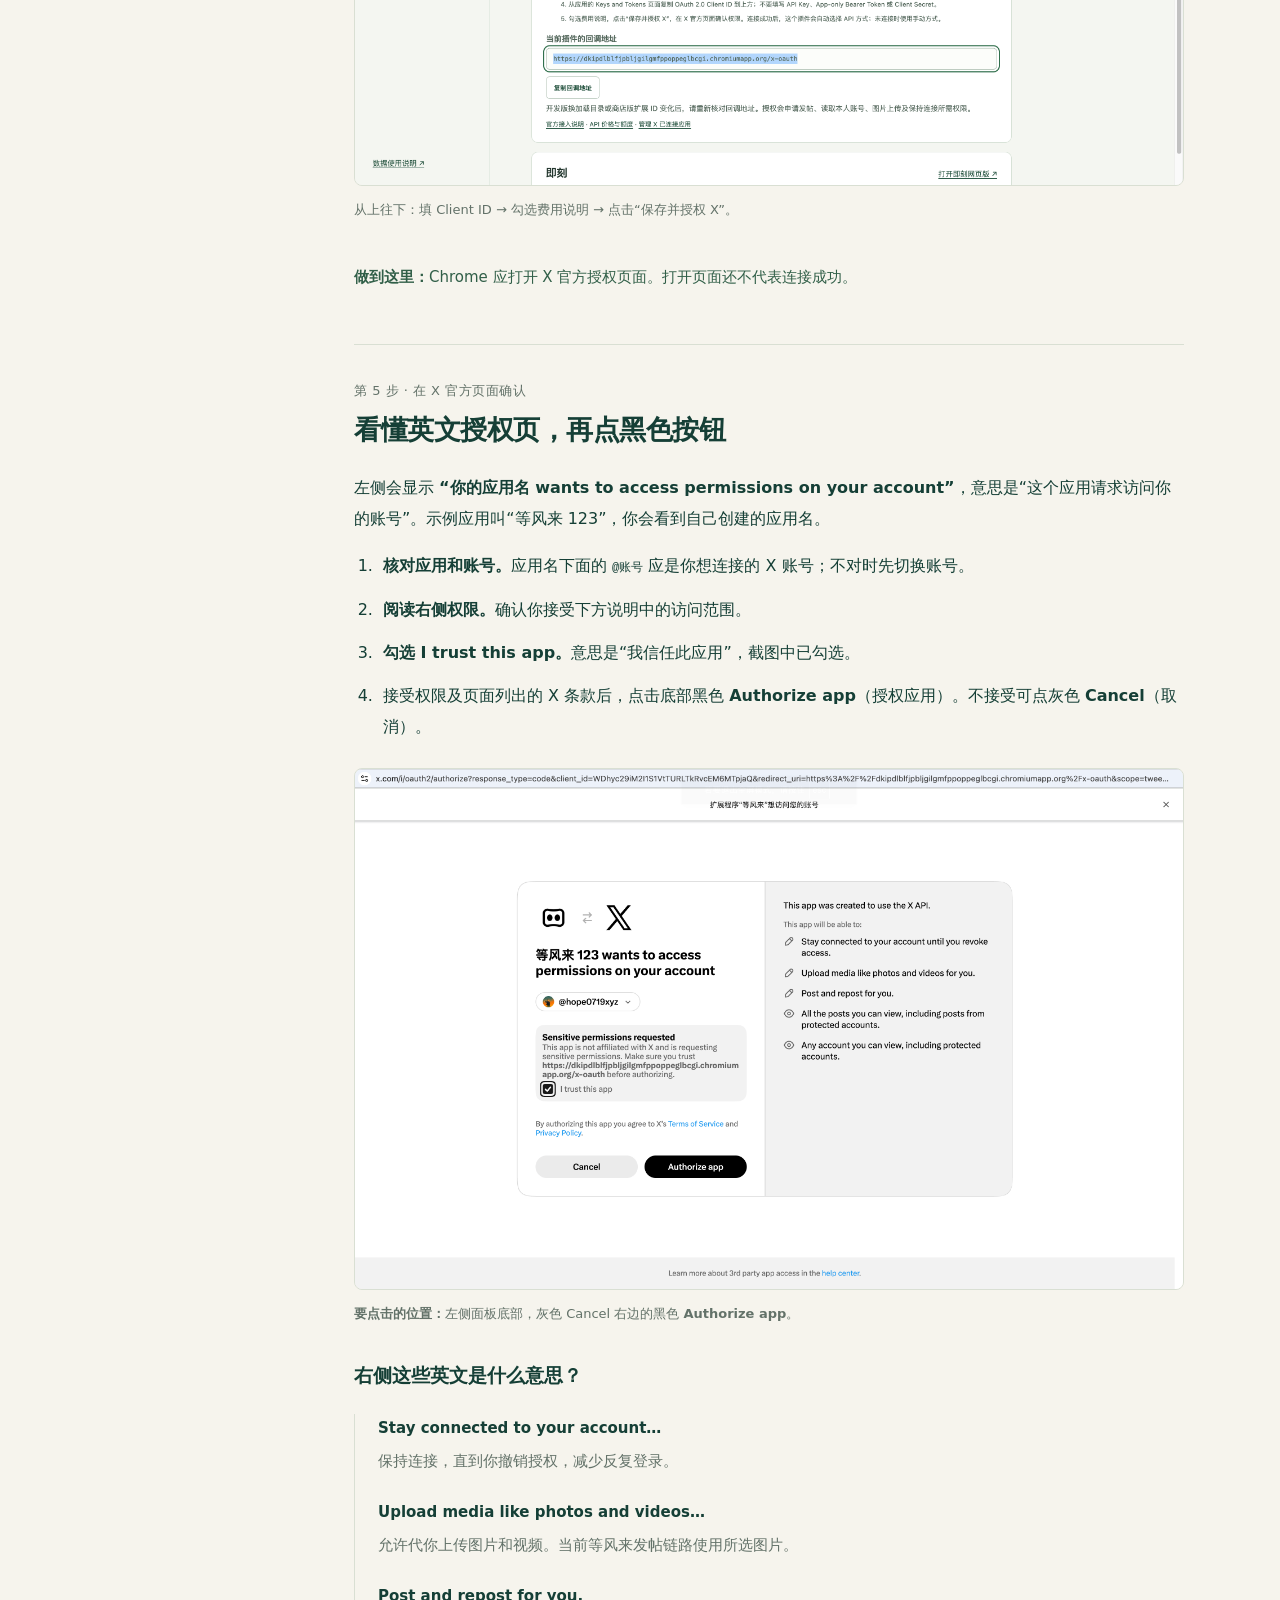
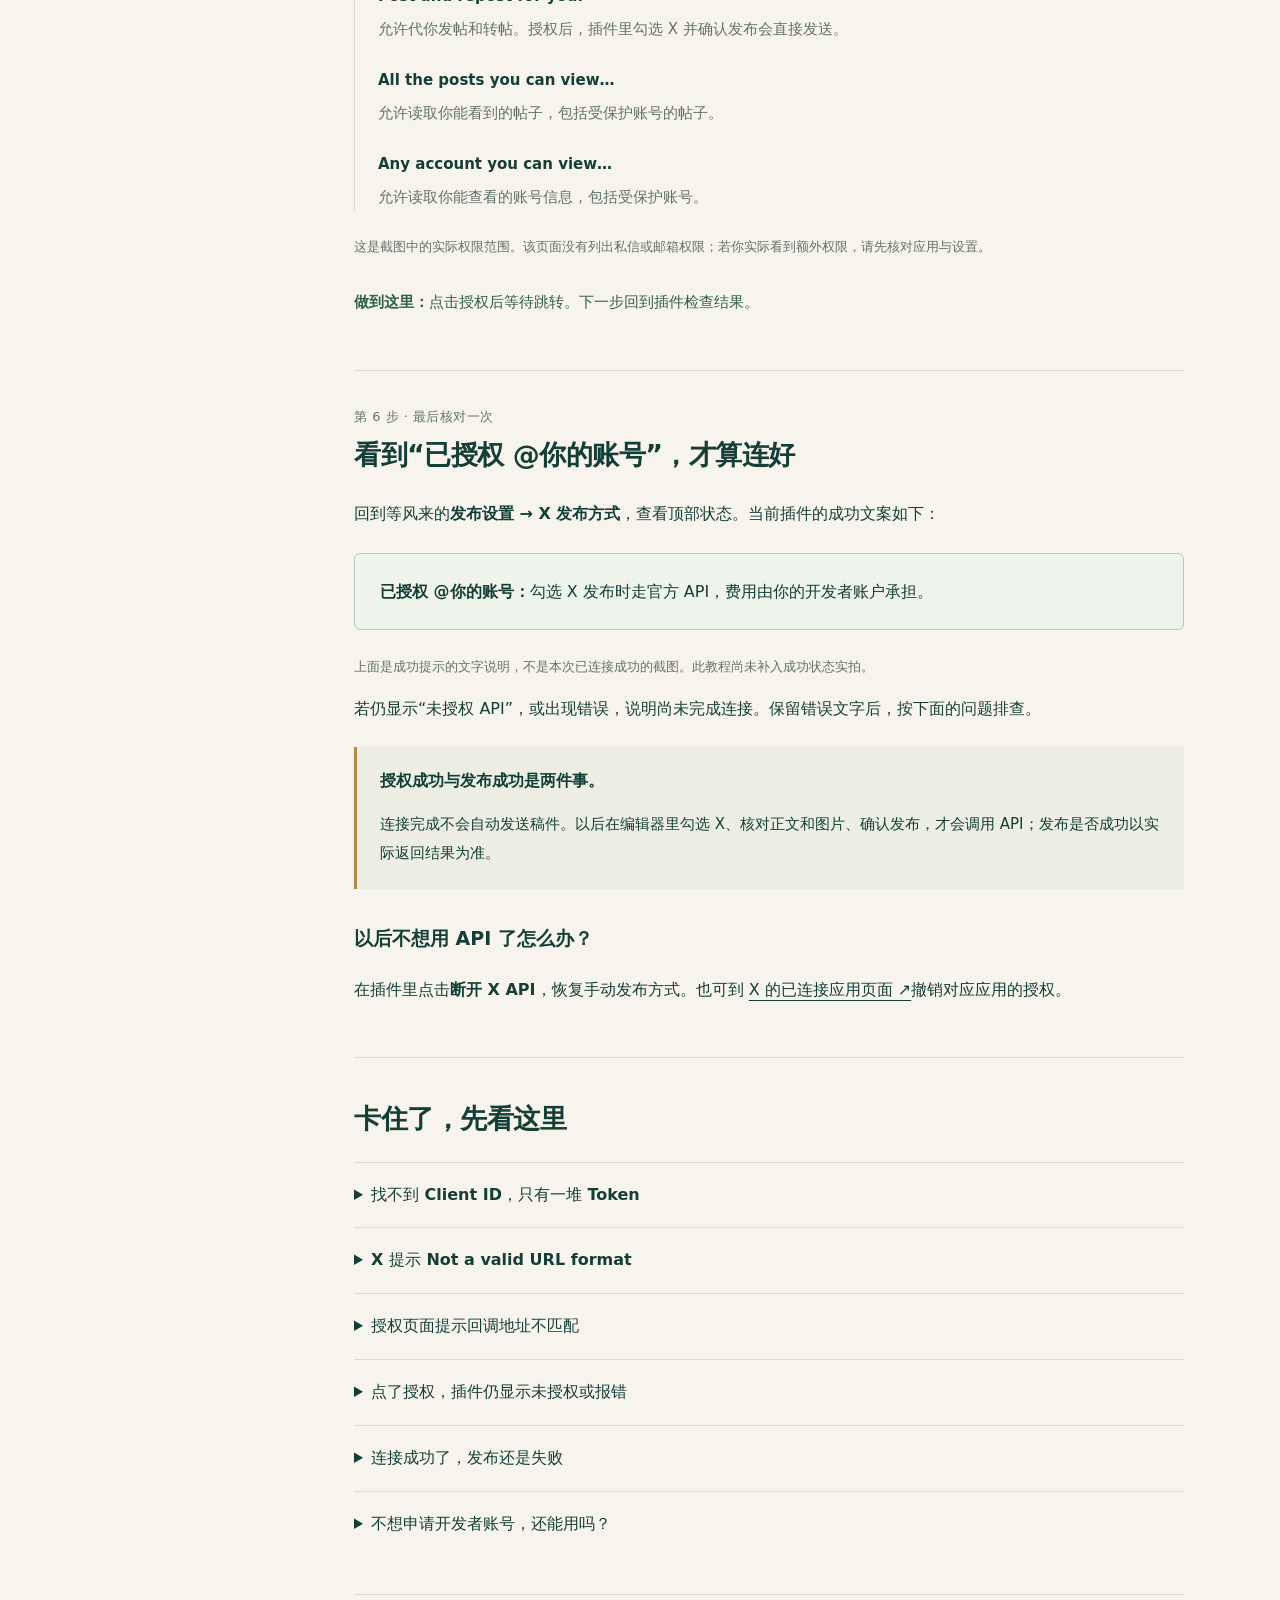
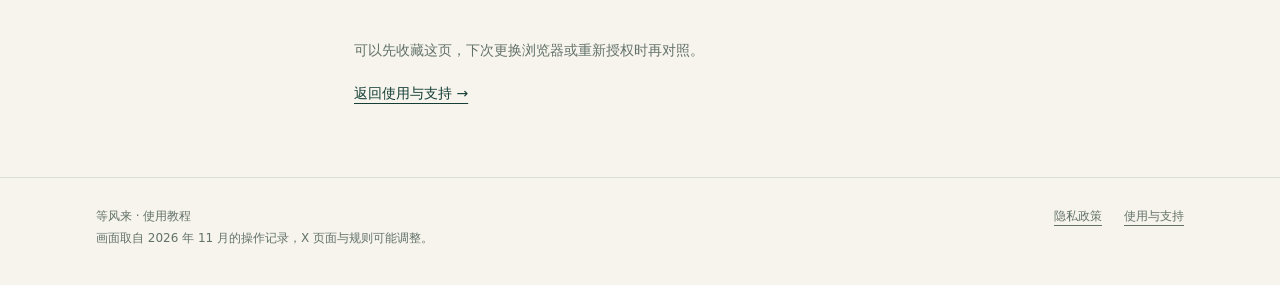
<file: x-setup.html>
<!doctype html>
<html lang="zh-CN">
<head>
  <meta charset="utf-8"><meta name="viewport" content="width=device-width,initial-scale=1">
  <title>连接 X，跟着截图一步步来 · 等风来</title>
  <meta name="description" content="等风来 X 授权图文教程：配置自己的开发者应用、复制 Client ID、填写插件设置、确认授权与检查连接结果。">
  <link rel="icon" href="assets/logo.svg" type="image/svg+xml">
  <link rel="stylesheet" href="styles.css"><link rel="stylesheet" href="x-setup.css">
</head>
<body>
<a class="skip" href="#main">跳到正文</a>
<header class="site-header"><div class="wrap header-inner"><a class="brand" href="./"><img src="assets/logo.svg" width="56" height="56" alt=""><span>等风来</span><small>使用教程</small></a><nav aria-label="主导航"><a href="./">首页</a><a href="support.html">使用与支持</a><a href="x-setup.html" aria-current="page">连接 X</a></nav></div></header>
<main id="main" class="wrap">
  <header class="guide-heading"><p class="eyebrow">X 授权 · 图文教程</p><h1>连接 X，<br>跟着截图一步步来。</h1><p class="intro">先在 X 配好自己的应用，再把 Client ID 填回等风来。<br class="desktop">每一步都告诉你点哪里，以及做完应该看到什么。</p><a class="button" href="#authorize">已经看到英文授权页？从这里继续 ↓</a><p class="small">截图来自实际操作；应用名、账号和 Client ID 是示例，请使用你自己的信息。点击图片可放大查看。</p></header>
  <div class="guide-layout">
    <aside class="guide-nav"><nav aria-label="教程步骤"><a href="#before">开始之前</a><a href="#callback">1 · 复制回调地址</a><a href="#app">2 · 配置 X 应用</a><a href="#client">3 · 找到 Client ID</a><a href="#connect">4 · 填回插件</a><a href="#authorize">5 · 在 X 确认授权</a><a href="#done">6 · 检查连接结果</a><a href="#questions">卡住了怎么办</a></nav><a class="back-top" href="#main">返回顶部 ↑</a></aside>
    <article class="guide-body">
      <section id="before"><h2>先确认：你要使用哪种发布方式？</h2><p>这篇教程用于配置 <strong>X 官方 API 直发</strong>。连接后，在等风来里勾选 X 并确认发布，会直接调用 X 的官方接口。</p><div class="note"><strong>使用自己的 X 开发者账户，费用也由该账户承担。</strong><p>接入资格、额度和价格由 X 管理。先到 <a href="https://console.x.com/" target="_blank" rel="noopener noreferrer">X 开发者控制台 ↗</a>确认账户状态，并查看 <a href="https://docs.x.com/x-api/getting-started/pricing" target="_blank" rel="noopener noreferrer">X 官方价格与额度 ↗</a>。本教程不进行充值或订阅操作。</p></div><p>如果只想先用起来，可以不填 Client ID，继续使用跳转到 X、填入内容后由你手动发布的方式。</p><p>准备好：已安装的等风来、已登录的 X 账号，以及自己的 X 开发者应用。没有开发者账号或应用时，先在官方控制台按实际要求申请和创建；申请问题请如实填写。下面从已进入应用详情页开始。</p></section>
      <section id="callback"><div class="step-label">第 1 步 · 在等风来里操作</div><h2>复制“当前插件的回调地址”</h2><ol><li>在 Chrome 打开等风来的<strong>扩展设置</strong>，左侧点<strong>发布设置</strong>。</li><li>找到 <strong>X 发布方式</strong>，展开<strong>如何配置自己的 X 开发者应用</strong>。</li><li>在“当前插件的回调地址”下面，点<strong>复制回调地址</strong>，留待下一步粘贴。</li></ol><figure><button class="image-open" aria-label="放大：插件设置和回调地址"><img src="assets/x-guide/extension-settings.png" width="2940" height="1670" loading="lazy" alt="等风来发布设置：上方为 Client ID 输入框，下方为当前插件的回调地址和复制回调地址按钮"></button><figcaption>看页面下半部分：“当前插件的回调地址” → “复制回调地址”。</figcaption></figure><p class="result"><strong>做到这里：</strong>你已经复制了自己当前安装版本的回调地址。请原样使用；换浏览器、换开发版加载目录或扩展 ID 变化后，要重新核对。</p></section>
      <section id="app"><div class="step-label">第 2 步 · 在 X 控制台操作</div><h2>打开应用设置，照表填写</h2><p>在 <a href="https://console.x.com/" target="_blank" rel="noopener noreferrer">X 开发者控制台 ↗</a>左侧点 <strong>Apps</strong>，点开自己的应用。已有认证配置时点 <strong>Settings</strong>；尚未配置时，在 <strong>OAuth 2.0 Keys</strong> 区域点 <strong>Set up</strong>。</p><div class="table-wrap"><table><thead><tr><th>页面上的英文</th><th>怎么选、怎么填</th></tr></thead><tbody><tr><td>App permissions</td><td>选择 <strong>Read and write</strong>（读取和发帖）。无需选择包含 Direct message 的选项。</td></tr><tr><td>Request email from users</td><td>保持关闭，本流程不需要用户邮箱。</td></tr><tr><td>Type of App</td><td>选择 <strong>Native App / Public client</strong>（公开客户端）。</td></tr><tr><td>Callback URI / Redirect URL</td><td>粘贴第 1 步从<strong>你自己的插件</strong>复制的回调地址。</td></tr><tr><td>Website URL</td><td>填写等风来的产品页面，例如 <a href="https://chromewebstore.google.com/detail/%E7%AD%89%E9%A3%8E%E6%9D%A5/dkipdlblfjpbljgilgmfppoppeglbcgi" target="_blank" rel="noopener noreferrer">Chrome 商店详情页 ↗</a>的完整网址。</td></tr></tbody></table></div><p>完成后点击底部 <strong>Save Changes</strong>（保存更改）。其他字段按 X 当前页面的实际要求填写。</p><figure><button class="image-open" aria-label="放大：X 应用认证设置"><img src="assets/x-guide/app-settings.jpg" loading="lazy" alt="X 认证设置实拍，已选择 Read and write、Native App，并填写回调地址和网站地址"></button><figcaption>已保存配置的实际画面。截图里的回调地址仅对应示例插件，填写时以你自己的插件显示为准。</figcaption></figure><p class="small">页面说明中，App permissions 对应 OAuth 1.0a；等风来的 OAuth 2.0 权限还会在第 5 步由 X 单独列出，请在那里核对实际授权范围。</p><p class="result"><strong>做到这里：</strong>X 应用已保存认证配置，接下来可以找到 OAuth 2.0 Client ID。</p></section>
      <section id="client"><div class="step-label">第 3 步 · 仍在 X 控制台</div><h2>只复制 Client ID 这一项</h2><p>返回应用详情的 <strong>Keys &amp; Tokens</strong> 页面，找到 <strong>OAuth 2.0 Keys</strong>，复制其中 <strong>Client ID</strong> 下方的整段文字。</p><figure><button class="image-open" aria-label="放大：OAuth 2.0 Client ID 的位置"><img src="assets/x-guide/client-id.jpg" loading="lazy" alt="X 应用 Keys and Tokens 页面，OAuth 2.0 Keys 区域含 Client ID 和已隐藏的 Client Secret"></button><figcaption>要找的是“OAuth 2.0 Keys → Client ID”。截图中的 Client ID 属于示例应用，不能直接当作你自己的配置。</figcaption></figure><div class="note"><strong>Client ID 是应用编号；Client Secret 是密钥。</strong><p>等风来这里只接收公开的 Client ID。不要填 Consumer Key、Bearer Token、Access Token 或 Client Secret。如果保存时弹出密钥提示，也只复制 Client ID。</p></div></section>
      <section id="connect"><div class="step-label">第 4 步 · 回到等风来</div><h2>粘贴 Client ID，打开授权</h2><ol><li>切回插件的<strong>发布设置 → X 发布方式</strong>。</li><li>在<strong>自己的 X 应用 Client ID</strong>输入框里，粘贴刚才复制的 Client ID。</li><li>阅读并勾选下方费用说明。</li><li>点击<strong>保存并授权 X</strong>。</li></ol><figure><button class="image-open" aria-label="放大：Client ID 输入框与保存并授权 X 按钮"><img src="assets/x-guide/extension-settings.png" width="2940" height="1670" loading="lazy" alt="插件设置上方依次为 Client ID 输入框、费用说明勾选框、保存并授权 X 按钮"></button><figcaption>从上往下：填 Client ID → 勾选费用说明 → 点击“保存并授权 X”。</figcaption></figure><p class="result"><strong>做到这里：</strong>Chrome 应打开 X 官方授权页面。打开页面还不代表连接成功。</p></section>
      <section id="authorize"><div class="step-label">第 5 步 · 在 X 官方页面确认</div><h2>看懂英文授权页，再点黑色按钮</h2><p>左侧会显示 <strong>“你的应用名 wants to access permissions on your account”</strong>，意思是“这个应用请求访问你的账号”。示例应用叫“等风来 123”，你会看到自己创建的应用名。</p><ol><li><strong>核对应用和账号。</strong>应用名下面的 <code>@账号</code> 应是你想连接的 X 账号；不对时先切换账号。</li><li><strong>阅读右侧权限。</strong>确认你接受下方说明中的访问范围。</li><li><strong>勾选 I trust this app。</strong>意思是“我信任此应用”，截图中已勾选。</li><li>接受权限及页面列出的 X 条款后，点击底部黑色 <strong>Authorize app</strong>（授权应用）。不接受可点灰色 <strong>Cancel</strong>（取消）。</li></ol><figure class="authorize-figure"><button class="image-open" aria-label="放大：X 官方授权页面，黑色 Authorize app 位于左侧面板底部右边"><img src="assets/x-guide/authorize.png" width="2940" height="1846" loading="lazy" alt="X 官方授权页，左侧显示应用及账号，I trust this app 已勾选，底部右侧黑色按钮写有 Authorize app"></button><figcaption><strong>要点击的位置：</strong>左侧面板底部，灰色 Cancel 右边的黑色 <strong>Authorize app</strong>。</figcaption></figure><h3>右侧这些英文是什么意思？</h3><div class="permission-list"><div><strong>Stay connected to your account…</strong><p>保持连接，直到你撤销授权，减少反复登录。</p></div><div><strong>Upload media like photos and videos…</strong><p>允许代你上传图片和视频。当前等风来发帖链路使用所选图片。</p></div><div><strong>Post and repost for you.</strong><p>允许代你发帖和转帖。授权后，插件里勾选 X 并确认发布会直接发送。</p></div><div><strong>All the posts you can view…</strong><p>允许读取你能看到的帖子，包括受保护账号的帖子。</p></div><div><strong>Any account you can view…</strong><p>允许读取你能查看的账号信息，包括受保护账号。</p></div></div><p class="small">这是截图中的实际权限范围。该页面没有列出私信或邮箱权限；若你实际看到额外权限，请先核对应用与设置。</p><p class="result"><strong>做到这里：</strong>点击授权后等待跳转。下一步回到插件检查结果。</p></section>
      <section id="done"><div class="step-label">第 6 步 · 最后核对一次</div><h2>看到“已授权 @你的账号”，才算连好</h2><p>回到等风来的<strong>发布设置 → X 发布方式</strong>，查看顶部状态。当前插件的成功文案如下：</p><blockquote><strong>已授权 @你的账号：</strong>勾选 X 发布时走官方 API，费用由你的开发者账户承担。</blockquote><p class="small">上面是成功提示的文字说明，不是本次已连接成功的截图。此教程尚未补入成功状态实拍。</p><p>若仍显示“未授权 API”，或出现错误，说明尚未完成连接。保留错误文字后，按下面的问题排查。</p><div class="note"><strong>授权成功与发布成功是两件事。</strong><p>连接完成不会自动发送稿件。以后在编辑器里勾选 X、核对正文和图片、确认发布，才会调用 API；发布是否成功以实际返回结果为准。</p></div><h3>以后不想用 API 了怎么办？</h3><p>在插件里点击<strong>断开 X API</strong>，恢复手动发布方式。也可到 <a href="https://x.com/settings/connected_apps" target="_blank" rel="noopener noreferrer">X 的已连接应用页面 ↗</a>撤销对应应用的授权。</p></section>
      <section id="questions"><h2>卡住了，先看这里</h2><details><summary>找不到 Client ID，只有一堆 Token</summary><p>先确认应用的用户认证已配置，并选择 Native App / Public client。回到 Keys &amp; Tokens，向下找到 OAuth 2.0 Keys。不要复制 OAuth 1.0 或 App-Only Authentication 区域里的内容。</p></details><details><summary>X 提示 Not a valid URL format</summary><p>确认网址包含 https://，没有空格。Website URL 可直接复制产品商店页的完整地址；包含中文的链接可使用浏览器复制出来的 URL 编码地址。回调地址则从插件的“复制回调地址”按钮原样复制。</p></details><details><summary>授权页面提示回调地址不匹配</summary><p>重新从当前插件复制回调地址，与 X 应用里的 Callback URI / Redirect URL 逐字核对并保存，再从插件重新发起授权。注意结尾的 /x-oauth，以及是否换过扩展版本或加载目录。</p></details><details><summary>点了授权，插件仍显示未授权或报错</summary><p>保存完整错误文字，检查 Client ID 是否来自自己的 OAuth 2.0 应用、回调地址是否一致。若页面还在等待跳转，先等它完成。不要通过重新生成密钥来盲目重试。</p></details><details><summary>连接成功了，发布还是失败</summary><p>先看发布错误提示，再到 X 控制台检查账户接入状态、额度或余额。连接成功只说明授权完成，不保证每次发布请求都能成功。</p></details><details><summary>不想申请开发者账号，还能用吗？</summary><p>可以。保留手动方式，由插件跳转、插入内容，最后由你在 X 确认发布。无需为了使用手动方式配置 Client ID。</p></details></section>
      <footer class="guide-end"><p>可以先收藏这页，下次更换浏览器或重新授权时再对照。</p><a href="support.html">返回使用与支持 →</a></footer>
    </article>
  </div>
</main>
<footer class="site-footer"><div class="wrap footer-inner"><p>等风来 · 使用教程<br>画面取自 2026 年 11 月的操作记录，X 页面与规则可能调整。</p><div class="footer-links"><a href="privacy.html">隐私政策</a><a href="support.html">使用与支持</a></div></div></footer>
<dialog id="image-viewer" aria-label="截图大图"><div class="viewer-toolbar"><span>截图原图 · 可滚动查看</span><button id="close-viewer" type="button" autofocus>关闭 ×</button></div><div class="viewer-scroll"><img id="viewer-image" alt=""></div></dialog>
<script src="x-setup.js"></script>
</body></html>
</file>
<file: styles.css>
@charset "UTF-8";
:root{color-scheme:light;--paper:#f6f4ed;--ink:#153f36;--muted:#637269;--line:#d9dfd3;--gold:#b18b48;--white:#fffef9;font-family:"PingFang SC","Microsoft YaHei",system-ui,sans-serif;font-size:16px;line-height:1.8;color:var(--ink);background:var(--paper)}
*{box-sizing:border-box}body{margin:0}a{color:inherit;text-underline-offset:5px;text-decoration-thickness:1px}a:hover{color:#8b692e}a:focus-visible,summary:focus-visible{outline:3px solid var(--gold);outline-offset:6px}img{max-width:100%}.skip{position:absolute;top:-100px;left:20px;padding:8px 15px;background:var(--white);z-index:10}.skip:focus{top:12px}.wrap{max-width:1160px;margin:auto;padding:0 36px}.site-header{border-bottom:1px solid var(--line)}.header-inner{display:flex;align-items:center;justify-content:space-between;min-height:100px;gap:25px}.brand{display:flex;align-items:center;text-decoration:none;gap:10px;font-size:23px;font-weight:650;letter-spacing:2px}.brand img{width:56px;height:56px;margin-left:-7px}.brand small{font-weight:400;letter-spacing:1px;font-size:12px;color:var(--muted);padding-left:16px;border-left:1px solid var(--line);margin-left:7px}nav{display:flex;gap:32px;font-size:14px}nav a{text-decoration:none;color:var(--muted)}nav a[aria-current=page]{color:var(--ink);font-weight:650}.eyebrow{text-transform:uppercase;letter-spacing:2px;color:#7a826c;font-size:12px;font-weight:550}.hero{display:grid;grid-template-columns:1.2fr 1fr;gap:65px;padding-top:88px;padding-bottom:88px;align-items:center}.hero h1{font-size:clamp(36px,4vw,53px);font-weight:550;line-height:1.45;letter-spacing:-1.5px;margin:19px 0 25px}.hero p{font-size:17px;color:var(--muted);max-width:510px}.buttons{display:flex;gap:20px;align-items:center;margin-top:30px;flex-wrap:wrap}.button{display:inline-flex;align-items:center;justify-content:center;text-decoration:none;border:1px solid var(--ink);border-radius:5px;background:var(--ink);color:var(--white);padding:10px 24px;font-size:14px;font-weight:550}.button:hover{background:#255b4e;color:#fff}.text-link{font-size:14px}.flow{border:1px solid var(--line);border-radius:10px;background:#eeeee3;padding:28px 30px}.flow-label{font-size:12px;letter-spacing:2px;color:#6b795f;margin-bottom:23px}.flow-row{display:flex;align-items:center;justify-content:space-between;gap:14px;border-top:1px solid #d5dccd;padding:20px 0}.flow-row strong{font-size:16px;font-weight:600}.flow-row span{font-size:12px;color:var(--muted);max-width:165px;text-align:right}.flow-row:first-of-type{border:0}.flow-note{margin-top:12px;font-size:12px;color:#6b795f}.section{padding:56px 0;border-top:1px solid var(--line)}.section-title{font-size:27px;font-weight:550;letter-spacing:-.5px;margin:0 0 22px}.principles{display:grid;grid-template-columns:repeat(3,1fr);gap:42px}.principles h3{font-size:18px;font-weight:550}.principles p{font-size:14px;color:var(--muted)}.section-head{display:flex;justify-content:space-between;align-items:baseline;gap:24px}.faq{max-width:880px}details{border-top:1px solid var(--line);padding:18px 0}summary{cursor:pointer;font-weight:550;font-size:16px}details p{color:var(--muted);font-size:14px;margin-bottom:0}.site-footer{border-top:1px solid var(--line);padding:28px 0 35px;font-size:12px;color:var(--muted)}.footer-inner{display:flex;justify-content:space-between;gap:25px}.footer-inner p{margin:0}.footer-links{display:flex;gap:22px}.page-heading{padding-top:60px;padding-bottom:35px}.page-heading h1{font-size:42px;font-weight:550;letter-spacing:-1px;margin:10px 0 12px}.page-heading p{color:var(--muted);font-size:14px}.meta{display:flex;gap:24px;flex-wrap:wrap;font-size:12px;color:var(--muted)}.policy-layout{display:grid;grid-template-columns:190px minmax(0,1fr);gap:65px;padding-bottom:80px}.toc{position:sticky;top:24px;align-self:start;font-size:13px;line-height:2.6;border-top:1px solid var(--line);padding-top:16px}.toc a{display:block;text-decoration:none;color:var(--muted)}.toc a:hover{color:var(--ink)}.policy{max-width:790px}.policy section{border-top:1px solid var(--line);padding:23px 0 14px;scroll-margin-top:24px}.policy h2{font-size:22px;font-weight:600;margin:0 0 14px}.policy h3{font-size:17px;margin-top:24px}.policy p,.policy li{font-size:14px}.policy p{margin:12px 0}.policy ul,.policy ol{padding-left:22px}.notice{background:#e9ede2;border-left:3px solid var(--gold);padding:18px 22px;border-radius:0 5px 5px 0;font-size:14px;margin-bottom:28px}.table-wrap{overflow-x:auto}table{border-collapse:collapse;width:100%;font-size:13px;line-height:1.8;margin:18px 0 24px;text-align:left}th{font-weight:600;background:#e9ede2}td,th{padding:13px 15px;border-bottom:1px solid var(--line);vertical-align:top}th:first-child,td:first-child{min-width:115px}td:nth-child(2){min-width:185px}code{font:12px/1.6 ui-monospace,SFMono-Regular,Consolas,monospace;word-break:break-word}.support-content{max-width:780px;padding-bottom:80px}.support-content h2{font-size:23px;font-weight:550;margin-top:38px}.support-content p,.support-content li{font-size:15px;color:var(--muted)}.support-content li{margin:8px 0}.support-content .notice{color:var(--ink)}@media(max-width:760px){.wrap{padding:0 23px}.header-inner{min-height:85px;align-items:flex-start;padding-top:16px;padding-bottom:15px;flex-wrap:wrap;gap:5px}.brand{font-size:21px}.brand small{font-size:10px;padding-left:11px}.brand img{width:44px;height:44px}nav{gap:25px;margin-left:5px;font-size:13px}.hero{grid-template-columns:1fr;gap:30px;padding-top:45px;padding-bottom:45px}.hero h1{font-size:35px}.hero p{font-size:15px}.flow{padding:20px 24px}.principles{grid-template-columns:1fr;gap:8px}.principles h3{margin-bottom:5px}.section{padding:35px 0}.section-head{display:block}.section-title{font-size:24px}.footer-inner{flex-direction:column;gap:12px}.page-heading{padding-top:35px}.page-heading h1{font-size:34px}.policy-layout{grid-template-columns:1fr;gap:25px}.toc{position:static;display:flex;flex-wrap:wrap;gap:4px 18px;line-height:2}.toc a{font-size:12px}.policy h2{font-size:20px}td,th{padding:10px}.meta{gap:4px 18px}}
</file>
<file: x-setup.css>
.guide-heading{padding:64px 0 46px;border-bottom:1px solid var(--line)}.guide-heading h1{font-size:clamp(36px,4.5vw,56px);line-height:1.3;font-weight:550;letter-spacing:-1.5px;margin:18px 0 24px}.intro{color:var(--muted);font-size:18px;line-height:1.9;margin-bottom:26px}.small{font-size:13px;color:var(--muted);line-height:1.9}.guide-heading .small{margin:22px 0 0}.guide-layout{display:grid;grid-template-columns:200px minmax(0,1fr);gap:58px;padding:42px 0 70px}.guide-nav{position:sticky;top:28px;align-self:start}.guide-nav nav{display:flex;flex-direction:column;gap:2px;font-size:14px}.guide-nav nav a{padding:7px 0}.guide-nav nav a[aria-current=location]{font-weight:650;color:var(--ink);text-decoration:underline}.back-top{display:block;margin-top:28px;font-size:12px;color:var(--muted)}.guide-body{min-width:0}.guide-body section{padding:34px 0 38px;border-bottom:1px solid var(--line);scroll-margin-top:24px}.guide-body section:first-child{padding-top:0}.guide-body h2{font-size:27px;line-height:1.5;font-weight:600;letter-spacing:-.5px;margin:7px 0 22px}.guide-body h3{font-size:19px;font-weight:600;margin-top:32px}.guide-body p,.guide-body li{font-size:16px;line-height:1.95}.guide-body p{margin:14px 0}.guide-body li{margin-bottom:12px;padding-left:5px}.guide-body ol{padding-left:24px}.step-label{font-size:13px;color:var(--muted);letter-spacing:.5px}.guide-body figure{margin:26px 0}.image-open{display:block;border:1px solid var(--line);border-radius:8px;padding:0;overflow:hidden;width:100%;background:white;cursor:zoom-in}.image-open img{display:block;width:100%;height:auto}.image-open:focus-visible,button:focus-visible{outline:3px solid var(--gold);outline-offset:5px}.guide-body figcaption{font-size:13px;color:var(--muted);line-height:1.8;margin-top:12px}.note{border-left:3px solid var(--gold);background:#eceee3;padding:20px 23px;margin:23px 0}.note p:last-child{margin-bottom:0}.note p{font-size:15px}.guide-body .result{padding:15px 0 0;color:#315f48;font-size:15px}.guide-body .small{font-size:13px}.guide-body table{font-size:14px}.guide-body td:first-child{width:33%;min-width:145px}.permission-list{border-left:1px solid var(--line);padding-left:23px}.permission-list>div{margin:22px 0}.permission-list strong{font-size:15px}.permission-list p{margin:4px 0;color:var(--muted);font-size:15px}.guide-body blockquote{margin:24px 0;padding:22px 25px;border:1px solid #b8cabc;background:#eef3ec;border-radius:6px;font-size:16px;line-height:1.95}.guide-body details p{font-size:15px}.guide-end{padding-top:28px}.guide-end p{color:var(--muted);font-size:14px}.guide-end a{font-size:14px}dialog{width:min(96vw,1600px);max-width:96vw;max-height:94dvh;border:0;border-radius:10px;padding:0;background:var(--white);color:var(--ink)}dialog::backdrop{background:#12231ee0}.viewer-toolbar{display:flex;justify-content:space-between;align-items:center;padding:12px 20px;border-bottom:1px solid var(--line);font-size:13px}.viewer-toolbar button{font:inherit;border:1px solid var(--line);background:white;color:var(--ink);padding:8px 14px;border-radius:5px;cursor:pointer}.viewer-scroll{overflow:auto;max-height:calc(94dvh - 70px)}.viewer-scroll img{display:block;width:100%;height:auto}body:has(dialog[open]){overflow:hidden}@media(max-width:760px){.guide-heading{padding:35px 0}.intro{font-size:16px}.desktop{display:none}.guide-layout{grid-template-columns:1fr;gap:20px;padding-top:24px}.guide-nav{position:static;padding-bottom:22px;border-bottom:1px solid var(--line)}.guide-nav nav{flex-direction:row;flex-wrap:wrap;gap:8px 18px}.guide-nav nav a{font-size:13px;padding:2px 0}.back-top{display:none}.guide-body h2{font-size:24px}.guide-body p,.guide-body li{font-size:15px}.guide-body section{padding:28px 0}.note{padding:16px 18px}.guide-body figcaption{font-size:12px}.guide-body table{font-size:13px}.viewer-scroll img{width:1100px;max-width:none}.viewer-toolbar{gap:12px;padding:10px}.viewer-toolbar button{flex-shrink:0}}@media print{.site-header,.guide-nav,.image-open+button,.guide-heading .button,.site-footer,dialog{display:none}.guide-layout{display:block}.wrap{max-width:none;padding:0}.guide-heading{padding-top:0}body{background:white}.guide-body section{break-inside:auto}.guide-body figure{break-inside:avoid}.image-open{border:0}a{color:inherit}.guide-heading h1{font-size:32px}}
</file>
